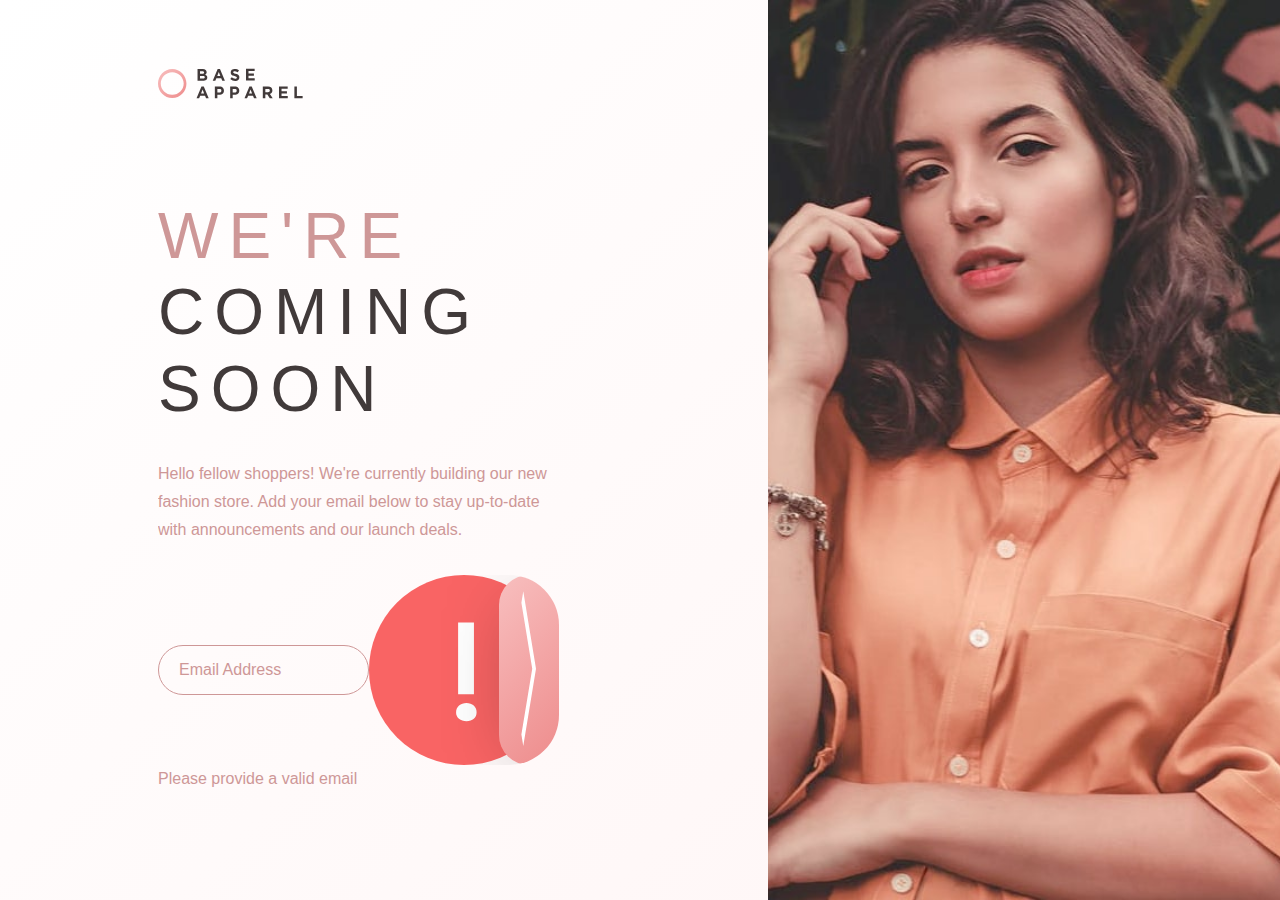
<file: base-apparel-coming-soon-master/index.html>
<!DOCTYPE html>
<html lang="en">
<head>
  <meta charset="UTF-8">
  <meta name="viewport" content="width=device-width, initial-scale=1.0"> <!-- displays site properly based on user's device -->

  <link rel="icon" type="image/png" sizes="32x32" href="./images/favicon-32x32.png">
  
  <link rel="preconnect" href="https://fonts.googleapis.com">
  <link rel="preconnect" href="https://fonts.gstatic.com" crossorigin>
  <link href="https://fonts.googleapis.com/css2?family=Josefin+Sans:wght@300;400;600&display=swap" rel="stylesheet"><link rel="stylesheet" href="styles.css">
  <title>Frontend Mentor | Base Apparel coming soon page</title>

  <!-- Feel free to remove these styles or customise in your own stylesheet 👍 -->
  <style>
    .attribution { font-size: 11px; text-align: center; }
    .attribution a { color: hsl(228, 45%, 44%); }
  </style>
</head>
<body>

  <main>
    <div class="logo-div">
      <img id='logo' src="./images/logo.svg" alt="logo">
    </div>
    
    
    <picture id="cover-img">
      <source 
        media="(max-width: 750px)"
        srcset="images/hero-mobile.jpg">
      <source 
        media="(min-width: 750px)"
        srcset="images/hero-desktop.jpg">
      <img 
        src="images/hero-desktop.jpg" 
        alt="Image">
    </picture>

    <div id="content"> 
        <div id='header'>
          <h2>We're</h2>
          <h2> coming soon</h2>
        </div>
        <p>
          Hello fellow shoppers! We're currently building our new fashion store.
          Add your email below to stay up-to-date with announcements and our launch deals.
        </p>
        <div>
          <form >
            <input type="email" placeholder="Email Address" id="email">
            </input>
            <img src="./images/icon-error.svg" alt="" id="error-icon">
            <button type="button" onclick="handleSubmit()"><img src="./images/icon-arrow.svg" alt=""></button>
        </form>
        <p id="error">Please provide a valid email</p>
        </div>
    </div>
  </main>
  
  <!-- <footer>
    <p class="attribution">
      Challenge by <a href="https://www.frontendmentor.io?ref=challenge" target="_blank">Frontend Mentor</a>. 
      Coded by <a href="#">Jordan Owens</a>.
    </p>
  </footer> -->
</body><script src="./scripts.js"></script>
</html>
</file>
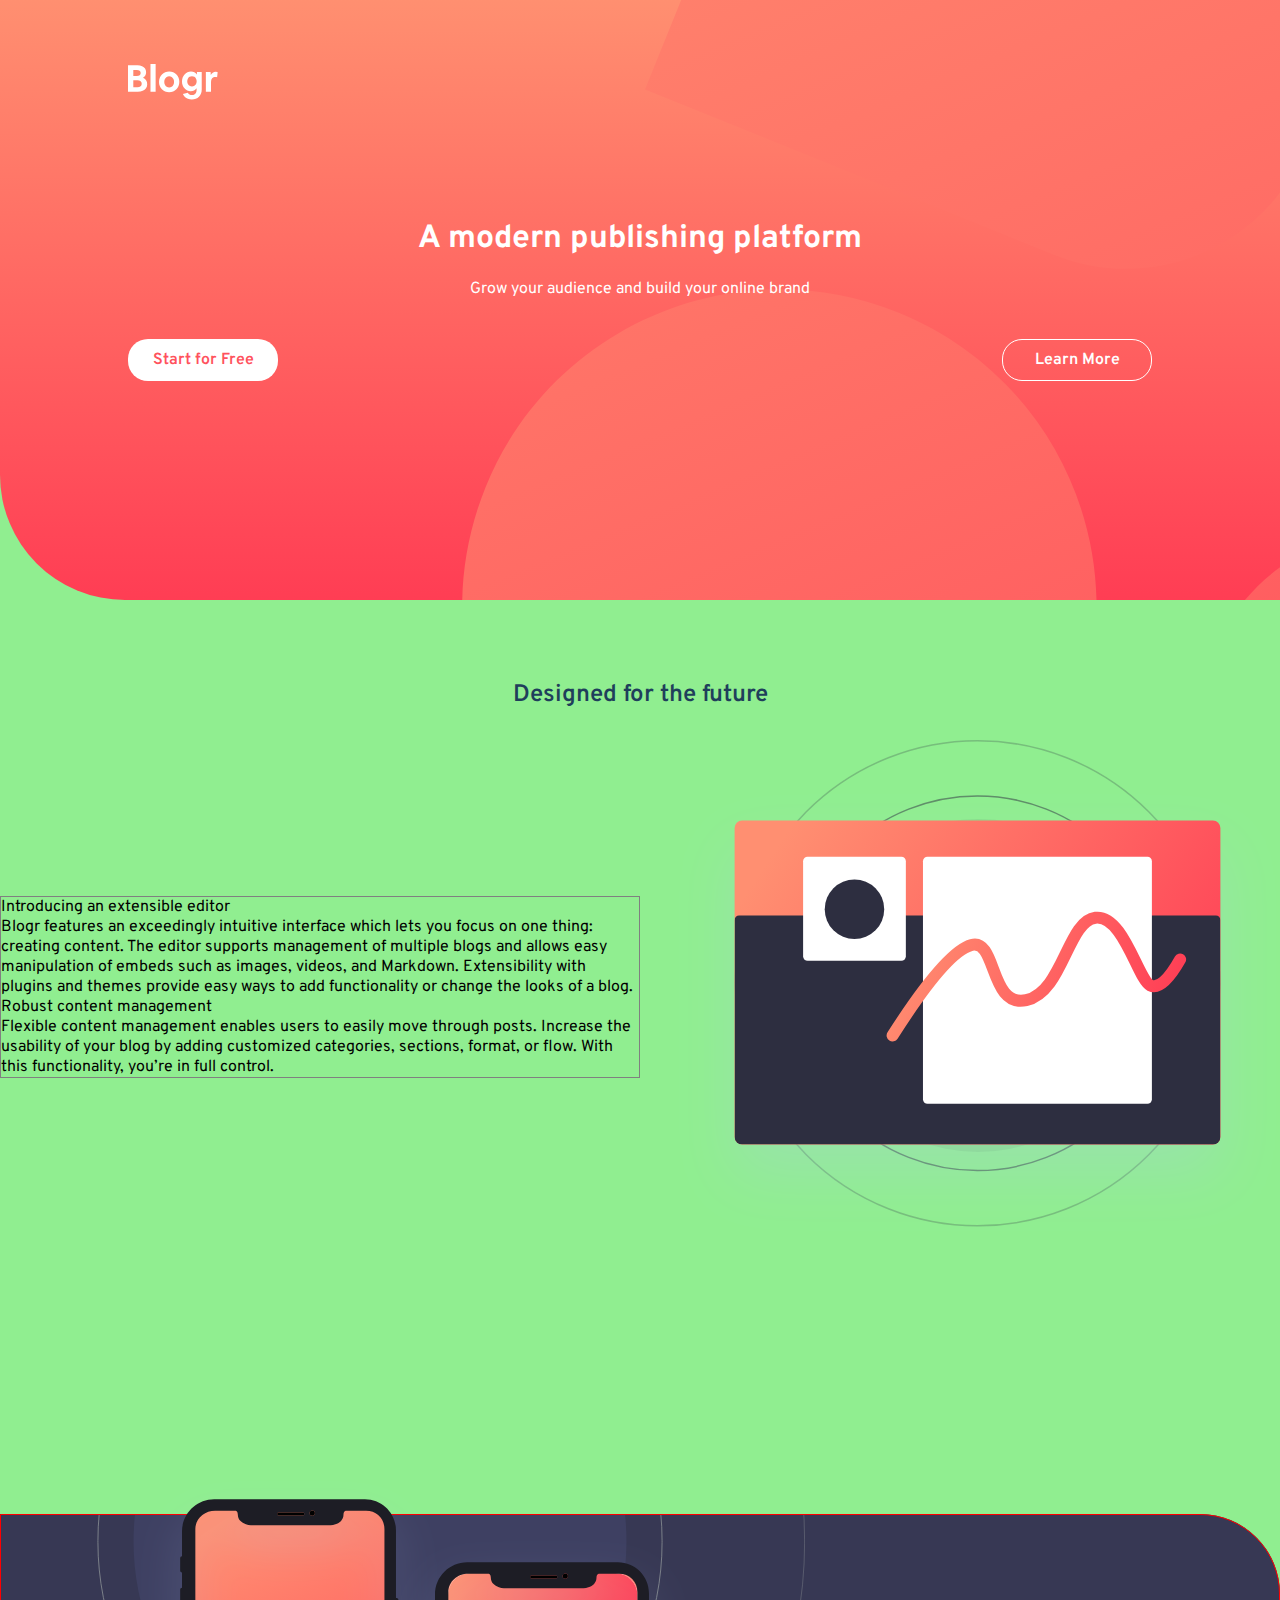
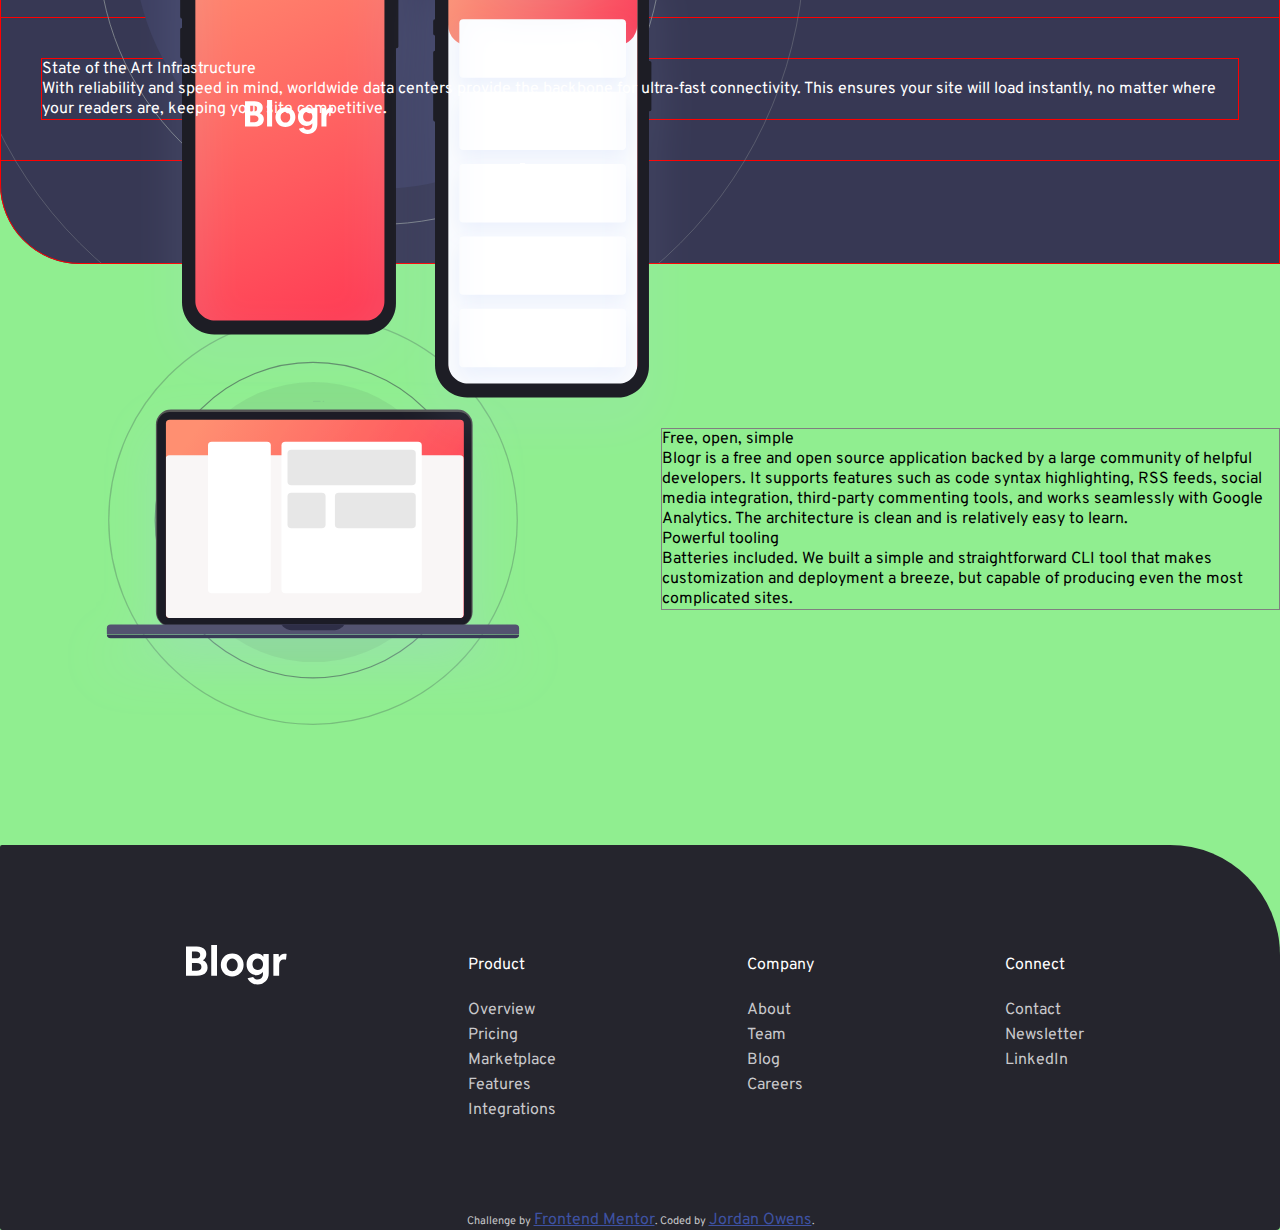
<file: blogr-landing-page-main/index.html>
<!DOCTYPE html>
<html lang="en">
<head>
  <meta charset="UTF-8">
  <meta name="viewport" content="width=device-width, initial-scale=1.0"> <!-- displays site properly based on user's device -->

  <link rel="icon" type="image/png" sizes="32x32" href="./images/favicon-32x32.png">
  
  <title>Frontend Mentor | [Blogr]</title>
  <link rel="preconnect" href="https://fonts.googleapis.com">
  <link rel="preconnect" href="https://fonts.gstatic.com" crossorigin>
  <link href="https://fonts.googleapis.com/css2?family=Overpass:wght@300;600&family=Ubuntu:wght@400;500;700&display=swap" rel="stylesheet">
  <link rel="stylesheet" href="styles.css">
  <!-- Feel free to remove these styles or customise in your own stylesheet 👍 -->
  <style>
    .attribution { font-size: 11px; text-align: center; align-self: center; position: absolute; bottom: 0;}
    .attribution a { color: hsl(228, 45%, 44%); }
  </style>
</head>
<body>
  <main>
    <div id="dropdown">
      <ul id="Product">
        <dl data-expanded=`false`>Product<img src="images/icon-arrow-dark.svg" alt="Arrow for section dropdown"></dl>
        <div class="list">
          <li>Overview</li>
          <li>Pricing</li>
          <li>Marketplace</li>
          <li>Features</li>
          <li>Integrations</li>
        </div>
      </ul>

      <ul id="Company">
        <dl>Company<img src="images/icon-arrow-dark.svg" alt="Arrow for section dropdown"></dl>
        <div class="list">
          <li>About</li>
          <li>Team</li>
          <li>Blog</li>
          <li>Careers</li>
        </div>
      </ul>

      <ul id="Connect">
        <dl>Connect<img src="images/icon-arrow-dark.svg" alt="Arrow for section dropdown"></dl>
        <div class="list">
          <li>Contact</li>
          <li>Newsletter</li>
          <li>LinkedIn</li>
        </div>
      </ul>
      <div class="authenticate">
        <button class="login">Login</button>
        <button class="sign-up">Sign Up</button>
      </div>
    </div>
    <div id="hero">  
      <img id="background" src="images/bg-pattern-intro-mobile.svg" alt="">
      <div class="hero-content"><nav>
        <img  id='logo' src="images/logo.svg" alt="Company logo">
        <img id='hamburger' src="images/icon-hamburger.svg" alt="Dropdown" onclick="openHamburger()">  
        <img id='cancel' src="images/icon-close.svg" alt="Dropdown" onclick="closeHamburger()">  
      </nav>
        <h1>A modern publishing platform</h1>
        <p>Grow your audience and build your online brand</p>
        <div id="CTA">
          <button id="Start">Start for Free</button>
          <button id="Learn">Learn More</button>
        </div>
      </div>
    </div>
    
    <p class="heading">Designed for the future</p>
    <div class="section first-section">
      <img src="images/illustration-editor-mobile.svg" alt="Illustration Editor Mobile display">
      <div class="container">
        <div class="details">
          <p class="details-heading">Introducing an extensible editor</p>
          <p>
            Blogr features an exceedingly intuitive interface which lets you focus on one thing: creating content.
            The editor supports management of multiple blogs and allows easy manipulation of embeds such as images,
            videos, and Markdown. Extensibility with plugins and themes provide easy ways to add functionality or
            change the looks of a blog.
          </p>
        </div>
        <div class="details">
          <p class="details-heading">Robust content management</p>
          Flexible content management enables users to easily move through posts. Increase the usability of your blog
          by adding customized categories, sections, format, or flow. With this functionality, you’re in full control.
        </div>
      </div>
      
    </div>
    
    <div class="section dark">
      <img id='illustration-phones' src="images/illustration-phones.svg" alt="Illustration Editor Mobile display">  
      <div id="image-display">
        <img  id="circles-pattern" src="images/bg-pattern-circles.svg" alt="">
      </div>        

        <div class='container'>
          <div class="details">
            <p class="details-heading">State of the Art Infrastructure</p>
            <p>
              With reliability and speed in mind, worldwide data centers provide the backbone for ultra-fast connectivity.
              This ensures your site will load instantly, no matter where your readers are, keeping your site competitive.
            </p>
          </div>
        </div>
    </div>

    <div class="section">
      <img src="images/illustration-laptop-mobile.svg" alt="Illustration Editor Mobile display">
      <div class="container">
          <div class="details">
            <p class="details-heading">Free, open, simple</p>
            <p>
              Blogr is a free and open source application backed by a large community of helpful developers. It supports
              features such as code syntax highlighting, RSS feeds, social media integration, third-party commenting tools,
              and works seamlessly with Google Analytics. The architecture is clean and is relatively easy to learn.
            </p>
          </div>
          
          <div class="details">
            <p class="details-heading">Powerful tooling</p>
            <p>
              Batteries included. We built a simple and straightforward CLI tool that makes customization and deployment a breeze, but
              capable of producing even the most complicated sites.
            </p>
          </div>
      </div>
      
    </div>
      
      
    
  </main>
  <footer>
      <img src="images/logo.svg" alt="">
      <ul class="footer-section">
        <li class="footer-section-heading">Product</li>
        <li>Overview</li>
        <li>Pricing</li>
        <li>Marketplace</li>
        <li>Features</li>
        <li>Integrations</li>
      </ul>
      <ul class="footer-section">
          <li class="footer-section-heading">Company</li>
          <li>About</li>
          <li>Team</li>
          <li>Blog</li>
          <li>Careers</li>
      </ul>
      <ul class="footer-section">
        <li class="footer-section-heading">Connect</li>
        <li>Contact</li>
        <li>Newsletter</li>
        <li>LinkedIn</li>
      </ul>
      <div class="attribution">
        Challenge by <a href="https://www.frontendmentor.io?ref=challenge" target="_blank">Frontend Mentor</a>.
        Coded by <a href="#">Jordan Owens</a>.
      </div>
  </footer>
  <script src="main.js"></script>
</body>
</html>
</file>
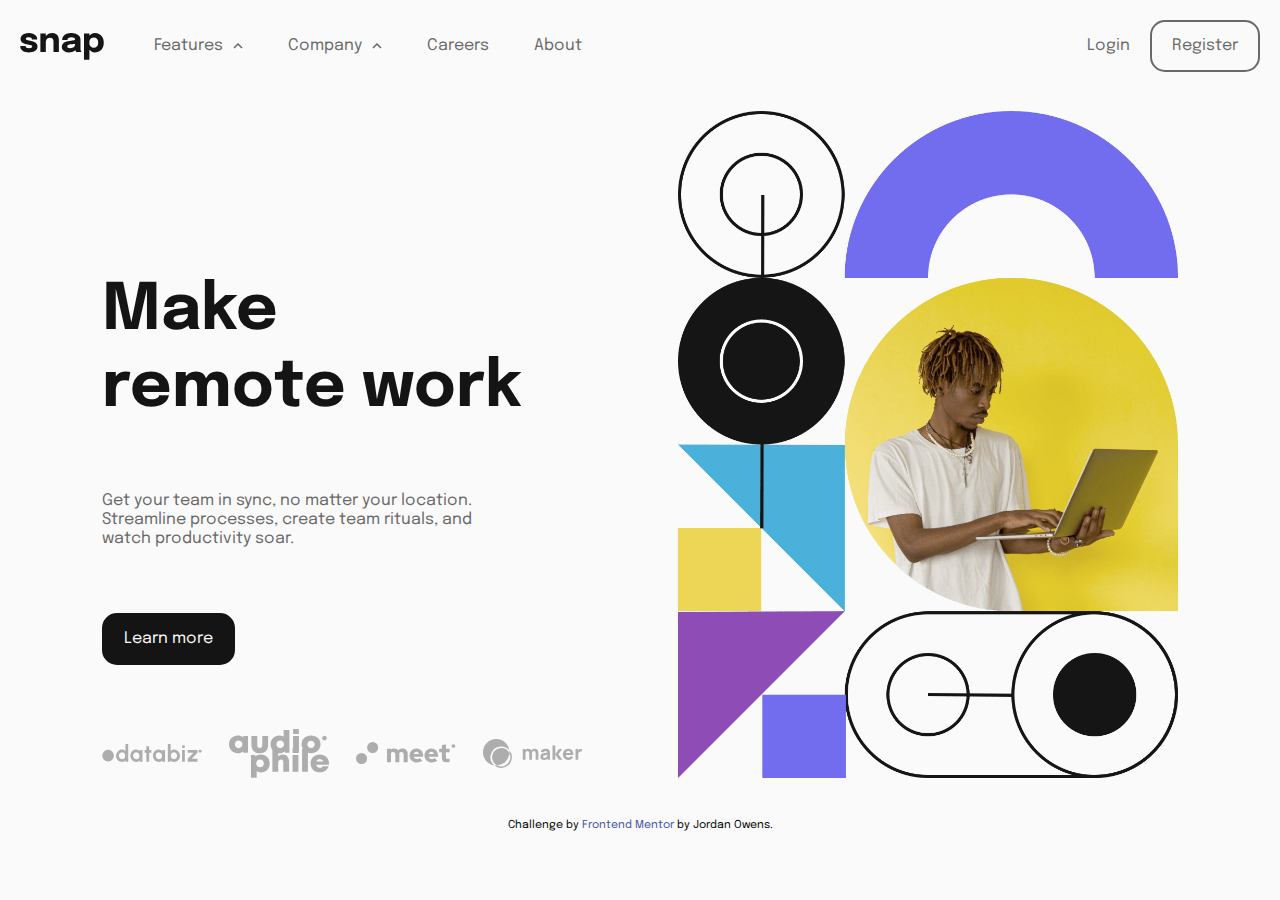
<file: intro-section-with-dropdown-navigation-main/index.html>
<!DOCTYPE html>
<html lang="en">
  <head>
    <meta charset="UTF-8" />
    <meta name="viewport" content="width=device-width, initial-scale=1.0" />
    <!-- displays site properly based on user's device -->

    <link
      rel="icon"
      type="image/png"
      sizes="32x32"
      href="./images/favicon-32x32.png"
    />
    <link rel="preconnect" href="https://fonts.googleapis.com" />
    <link rel="preconnect" href="https://fonts.gstatic.com" crossorigin />
    <link
      href="https://fonts.googleapis.com/css2?family=Epilogue:wght@500;700&display=swap"
      rel="stylesheet"
    />
    <title>Frontend Mentor | Intro section with dropdown navigation</title>

    <!-- Feel free to remove these styles or customise in your own stylesheet 👍 -->
    <style>
      .attribution {
        font-size: 11px;
        text-align: center;
      }
      .attribution a {
        color: hsl(228, 45%, 44%);
      }
    </style>
    <link rel="stylesheet" href="./style.css" />
  </head>
  <body>
    <header>
      <a href="/">
        <img src="./images/logo.svg" alt="" srcset="" />
      </a>
      <nav>
        <div class="desktop">
          <ul >
          <li onclick="handleNavExtension(this)">
            <a href="#">
              Features 
              <img src="./images/icon-arrow-up.svg" alt="">
            </a>
            <div class="dropdown closed">
              <ul class="icons-included">
                <li><a href="#" ><img src="./images/icon-todo.svg" alt="">Todo List</a></li>
                <li><a href="#"><img src="./images/icon-calendar.svg" alt="">Calendar</a></li>
                <li><a href="#"><img src="./images/icon-reminders.svg" alt="">Reminders</a></li>
                <li><a href="#"><img src="./images/icon-planning.svg" alt="">Planning</a></li>
              </ul>
            </div>
          </li>
          <li onclick="handleNavExtension(this)">
            <a href="#">
              Company
              <img src="./images/icon-arrow-up.svg" alt="">
            </a>
            <div class="dropdown closed">
              <ul>
                <li><a href="#">History</a></li>
                <li><a href="#">Our Team</a></li>
                <li><a href="#">Blog</a></li>
              </ul>
              
            </div>
          </li>
          <li><a href="#">Careers</a></li>
          <li><a href="#">About</a></li>
        </ul>
        </div>
        
        <img src="./images/icon-menu.svg" alt="" srcset="" class="mobile"/>  
       
        <div class="desktop"><button>Login</button> <button class="register-button">Register</button></div>
      </nav>
    </header>

    <div id="hero">
      <div class="info section">
        <h1>Make <br>remote work</h1>
        <p>
          Get your team in sync, no matter your location. Streamline processes,
          create team rituals, and watch productivity soar.
        </p>
        <button class="cta">Learn more</button>

        <div class="clients">
          <img src="./images/client-databiz.svg" alt="" srcset="" />

          <img src="./images/client-audiophile.svg" alt="" srcset="" />

          <img src="./images/client-meet.svg" alt="" srcset="" />

          <img src="./images/client-maker.svg" alt="" srcset="" />
        </div>
      </div>
      <div class="cover-img">
        <picture>
        <source
          media="(max-width: 819px)"
          srcset="images/image-hero-mobile.png"
        />
        <source
          media="(min-width: 819px)"
          srcset="images/image-hero-desktop.png"
        />
        <img src="images/hero-desktop.jpg" alt="Image" />
      </picture>
      </div>
      
    </div>

    <footer class="attribution">
      Challenge by
      <a href="https://www.frontendmentor.io?ref=challenge" target="_blank"
        >Frontend Mentor</a> by Jordan Owens</a>.
    </footer>
  </body>
  <script src="./scripts.js"></script>
</html>
</file>
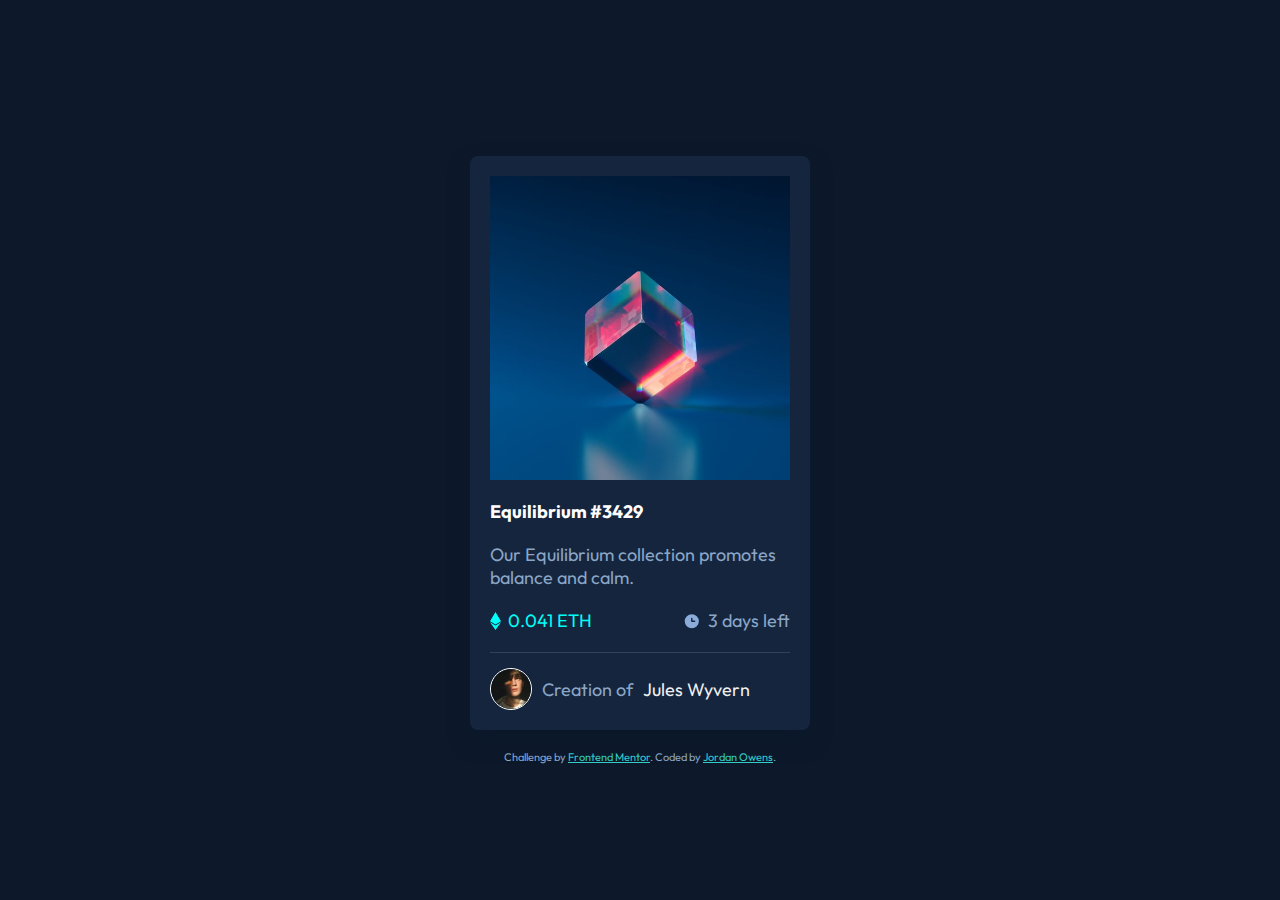
<file: nft-preview-card-component-main/index.html>
<!DOCTYPE html>
<html lang="en">
<head>
  <meta charset="UTF-8">
  <meta name="viewport" content="width=device-width, initial-scale=1.0"> <!-- displays site properly based on user's device -->

  <link rel="icon" type="image/png" sizes="32x32" href="./images/favicon-32x32.png">
  
  <title>Frontend Mentor | NFT preview card component</title>
  <link rel="preconnect" href="https://fonts.googleapis.com">
  <link rel="preconnect" href="https://fonts.gstatic.com" crossorigin>
  <link href="https://fonts.googleapis.com/css2?family=Outfit:wght@300;400;600&display=swap" rel="stylesheet">
  <!-- Feel free to remove these styles or customise in your own stylesheet 👍 -->
  <link rel="stylesheet" href="styles.css">
  <style>
    .attribution { font-size: 11px; text-align: center; }
    .attribution a { color: hsl(178, 60%, 50%); }
  </style>
</head>
<body>

  <main>
    <div id='nft'>
      <img src="images/image-equilibrium.jpg" alt="NFT-img">
      <div id="overlay">
        <img src="images/icon-view.svg" alt="Eye Icon">
      </div>
    </div>
    
    <h1>Equilibrium #3429</h1>
    <p>
      Our Equilibrium collection promotes balance and calm.
    </p>
    <div>
      <div id="info">
        <div id="value">
          <img src="images/icon-ethereum.svg" alt="icon-ethereum">
          <p>0.041 ETH</p>
        </div>
        <div id="time">
          <img src="images/icon-clock.svg" alt="icon-clock">
          <p>3 days left</p>
        </div>
      </div>
    </div>
    <div id="creator">
      <img  src="images/image-avatar.png" alt="Creator-img">
      <p>Creation of <p id="name">Jules Wyvern</p></p> 
    </div>
    
  </main>

  <div class="attribution">
    Challenge by <a href="https://www.frontendmentor.io?ref=challenge" target="_blank">Frontend Mentor</a>. 
    Coded by <a href="#">Jordan Owens</a>.
  </div>
</body>
</html>
</file>
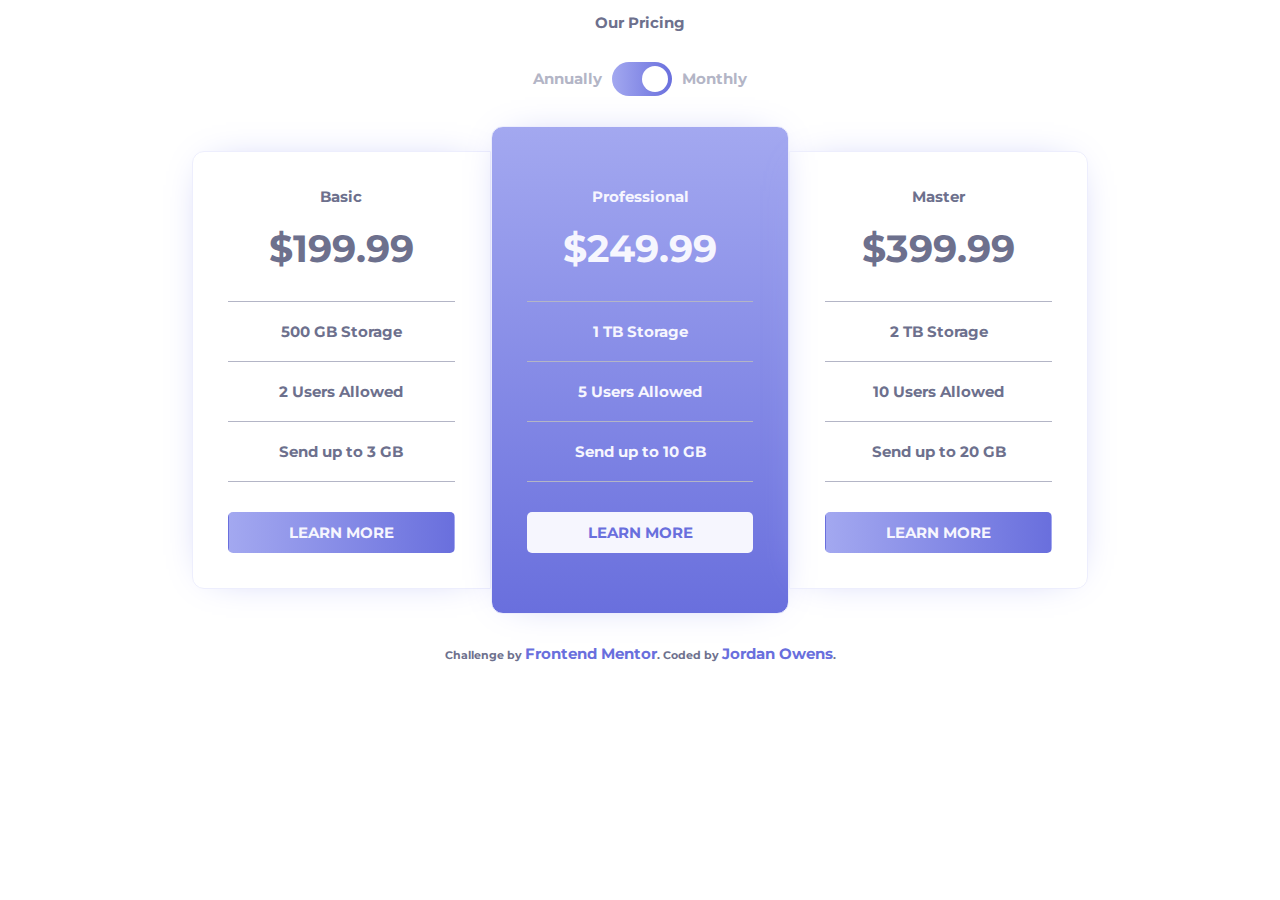
<file: pricing-component-with-toggle-master/index.html>
<!DOCTYPE html>
<html lang="en">
  <head>
    <meta charset="UTF-8" />
    <meta name="viewport" content="width=device-width, initial-scale=1.0" />
    <!-- displays site properly based on user's device -->

    <link
      rel="icon"
      type="image/png"
      sizes="32x32"
      href="./images/favicon-32x32.png"
    />
    <link rel="preconnect" href="https://fonts.googleapis.com" />
    <link rel="preconnect" href="https://fonts.gstatic.com" crossorigin />
    <link
      href="https://fonts.googleapis.com/css2?family=Montserrat:wght@700&display=swap"
      rel="stylesheet"
    />

    <link rel="stylesheet" href="style.css" />
    <title>Frontend Mentor | [Challenge Name Here]</title>

    <!-- Feel free to remove these styles or customise in your own stylesheet 👍 -->
    <style>
      .attribution {
        font-size: 11px;
        text-align: center;
      }
      .attribution a {
        color: hsl(237, 63%, 64%);
        text-decoration: none;
      }
    </style>
  </head>
  <body>
    <main>
      <h2>Our Pricing</h2>
      <div class="toggle-section">
        <p>Annually</p>
        <label class="switch">
          <input type="checkbox" checked onclick="handleToggle()"/>
          <span class="slider round"></span>
        </label>
        <p>Monthly</p>
      </div>
      <div class="cards">
        <div class="card">
          <span class="card-heading">
            <h2>Basic</h2>
            <p class="annually price">&dollar;199.99</p>
            <p class="monthly price hidden">&dollar;19.99</p>
          </span>
          <ul class="features">
            <li>500 GB Storage</li>
            <li>2 Users Allowed</li>
            <li>Send up to 3 GB</li>
          </ul>
          <button type="button">Learn More</button>
        </div>

        <div class="card preferred">
          <span class="card-heading">
            <h2>Professional</h2>
            <p class="annually price">&dollar;249.99</p>
            <p class="monthly price hidden">&dollar;24.99</p>
          </span>
          <ul class="features">
            <li>1 TB Storage</li>
            <li>5 Users Allowed</li>
            <li>Send up to 10 GB</li>
          </ul>
          <button type="button">Learn More</button>
        </div>

        <div class="card">
          <span class="card-heading">
            <h2>Master</h2>
            <p class="annually price">&dollar;399.99</p>
            <p class="monthly price hidden">&dollar;39.99</p>
          </span>
          <ul class="features">
            <li>2 TB Storage</li>
            <li>10 Users Allowed</li>
            <li>Send up to 20 GB</li>
          </ul>
          <button type="button">Learn More</button>
        </div>
      </div>

      <div class="attribution">
        Challenge by
        <a href="https://www.frontendmentor.io?ref=challenge" target="_blank"
          >Frontend Mentor</a
        >. Coded by <a href="#">Jordan Owens</a>.
      </div>
    </main>
  </body>
  <script src="./scripts.js"></script>
</html>
</file>
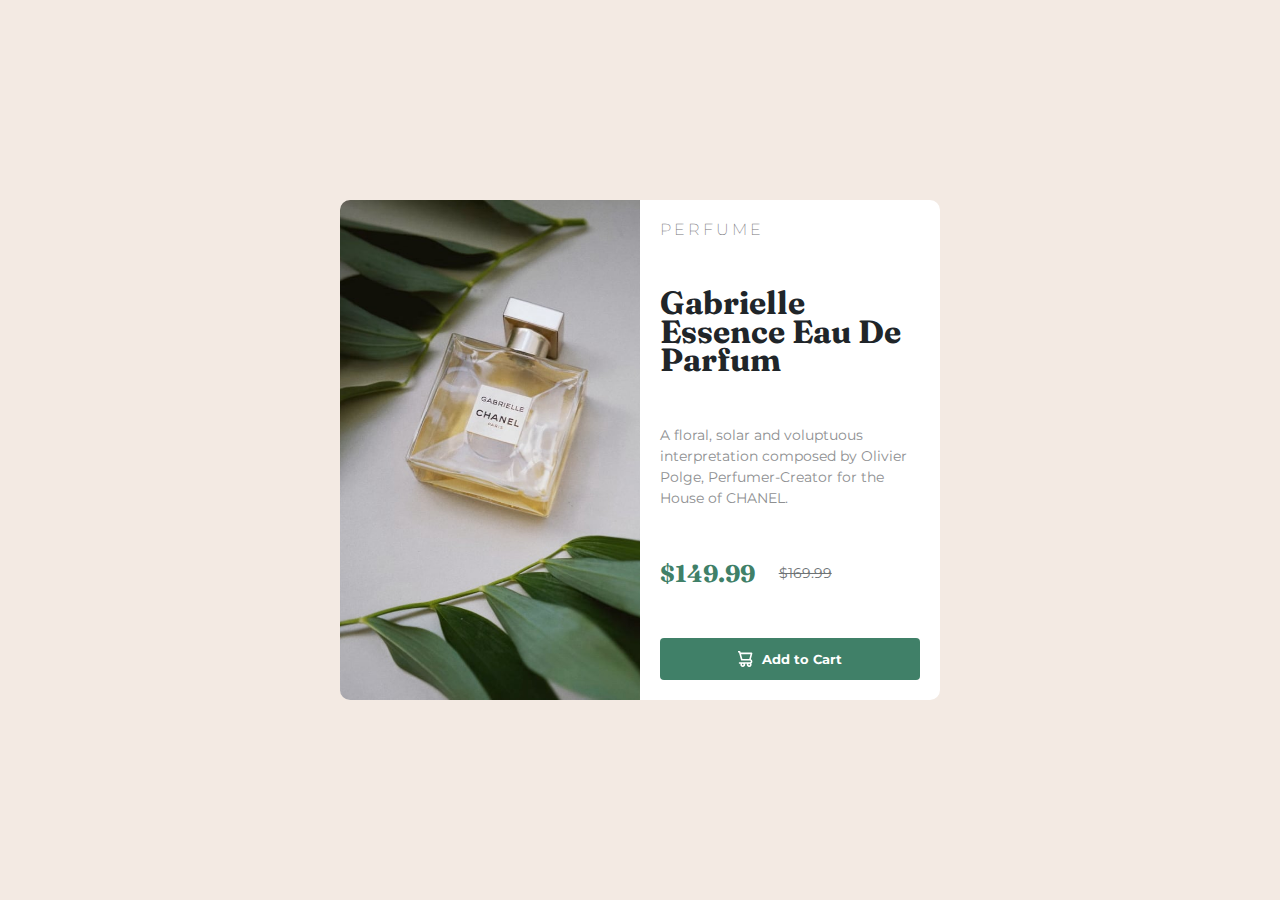
<file: product-preview-card-component-main/index.html>
<!DOCTYPE html>
<html lang="en">
<head>
  <meta charset="UTF-8">
  <meta name="viewport" content="width=device-width, initial-scale=1.0"> <!-- displays site properly based on user's device -->

  <link rel="icon" type="image/png" sizes="32x32" href="./images/favicon-32x32.png">
  
  <title>Frontend Mentor | Product preview card component</title>
  <link rel="preconnect" href="https://fonts.googleapis.com">
  <link rel="preconnect" href="https://fonts.gstatic.com" crossorigin>
  <link href="https://fonts.googleapis.com/css2?family=Fraunces:opsz,wght@9..144,700&family=Montserrat:wght@500;700&display=swap" rel="stylesheet">
  <!-- Feel free to remove these styles or customise in your own stylesheet 👍 -->
  <link rel="stylesheet" href="styles.css">
</head>
<body>
  <main>
    <div id="main">
      <div id="img-div">
        <!-- <img src="./images/image-product-desktop.jpg"> -->
      </div>
    
      <div id = 'label-container'>
        <div id="label">
          <h3>PERFUME</h3>
          <h1>
            Gabrielle Essence Eau De Parfum
          </h1>
          <p>
            A floral, solar and voluptuous interpretation composed by Olivier Polge,
            Perfumer-Creator for the House of CHANEL.
          </p>
          <div class="pricing">
            <h2>$149.99</h2>
            <p>$169.99</p>
          </div>
          <button>
            <img src="./images/icon-cart.svg" alt="Cart">
            <h4>Add to Cart</h4>
          </button>
        </div>
      </div>
    
    </div>
  </main>
  <!-- <div class="attribution">
    Challenge by <a href="https://www.frontendmentor.io?ref=challenge" target="_blank">Frontend Mentor</a>. 
    Coded by <a href="#">Jordan Owens</a>.
  </div> -->
</body>
</html>
</file>
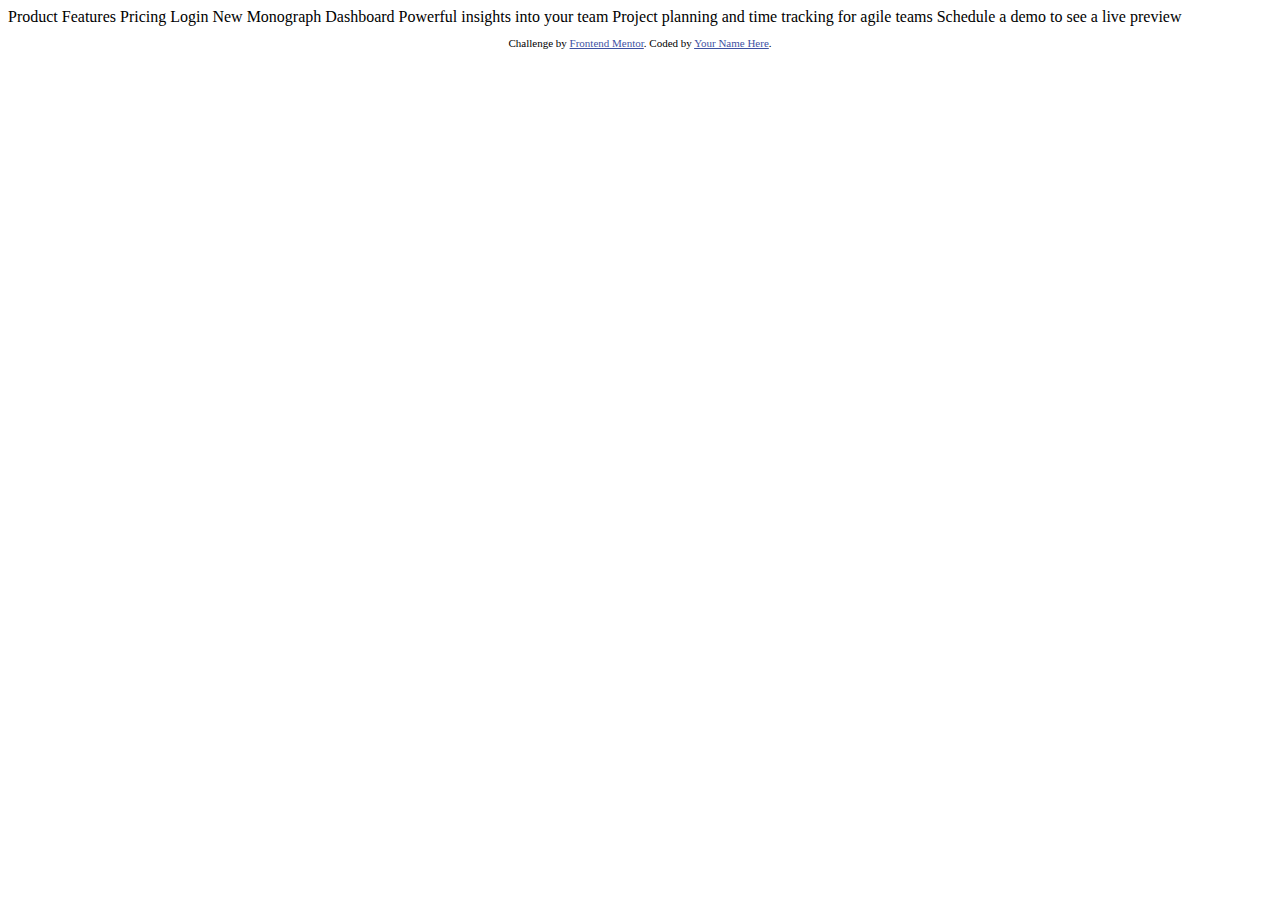
<file: project-tracking-intro-component-master/index.html>
<!DOCTYPE html>
<html lang="en">
<head>
  <meta charset="UTF-8">
  <meta name="viewport" content="width=device-width, initial-scale=1.0"> <!-- displays site properly based on user's device -->

  <link rel="icon" type="image/png" sizes="32x32" href="./images/favicon-32x32.png">
  
  <title>Frontend Mentor | Project tracking intro component</title>

  <!-- Feel free to remove these styles or customise in your own stylesheet 👍 -->
  <style>
    .attribution { font-size: 11px; text-align: center; }
    .attribution a { color: hsl(228, 45%, 44%); }
  </style>
</head>
<body>
  Product
  Features
  Pricing
  Login

  New
  Monograph Dashboard

  Powerful insights into your team
  Project planning and time tracking for agile teams

  Schedule a demo
  to see a live preview
  
  <footer>
    <p class="attribution">
      Challenge by <a href="https://www.frontendmentor.io?ref=challenge" target="_blank">Frontend Mentor</a>. 
      Coded by <a href="#">Your Name Here</a>.
    </p>
  </footer>
</body>
</html>
</file>
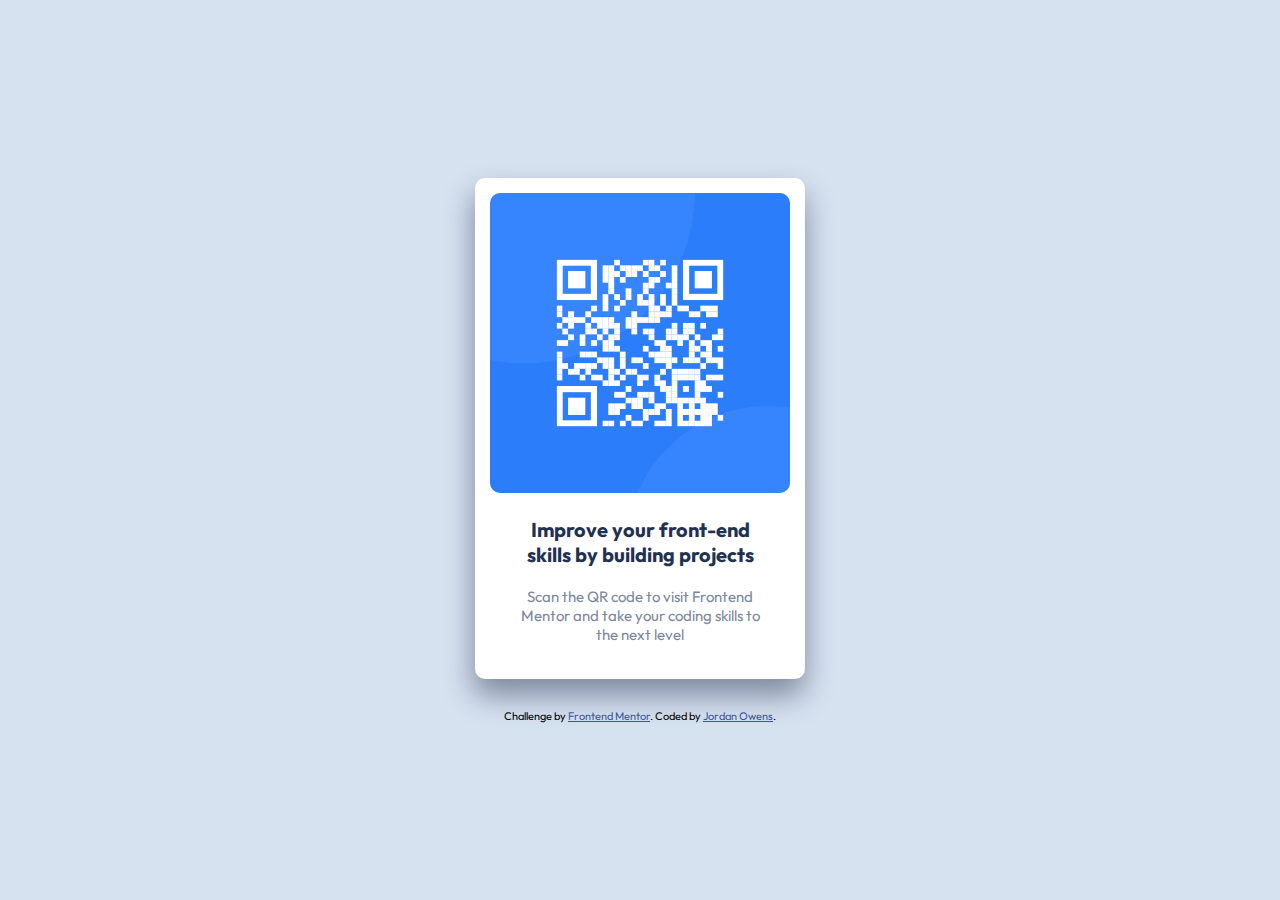
<file: qr-code-component-main/index.html>
<!DOCTYPE html>
<html lang="en">
<head>
  <meta charset="UTF-8">
  <meta name="viewport" content="width=device-width, initial-scale=1.0"> <!-- displays site properly based on user's device -->

  <link rel="icon" type="image/png" sizes="32x32" href="./images/favicon-32x32.png">
  
  <title>Frontend Mentor | QR code component</title>
  <link rel="preconnect" href="https://fonts.googleapis.com">
<link rel="preconnect" href="https://fonts.gstatic.com" crossorigin>
<link href="https://fonts.googleapis.com/css2?family=Outfit:wght@400;700&display=swap" rel="stylesheet">
  <link rel="stylesheet" href="styles.css">
  <!-- Feel free to remove these styles or customise in your own stylesheet 👍 -->
  <style>
    .attribution { font-size: 11px; text-align: center; }
    .attribution a { color: hsl(228, 45%, 44%); }
  </style>
</head>
<body>

  <main>
    <img src="images/image-qr-code.png" alt="">
    <div class="content">
      <h1>Improve your front-end skills by building projects</h1>
      <p>
        Scan the QR code to visit Frontend Mentor and take your coding skills to the next level
      </p>
    </div>
  </main>
  <div class="attribution">
    Challenge by <a href="https://www.frontendmentor.io?ref=challenge" target="_blank">Frontend Mentor</a>. 
    Coded by <a href="#">Jordan Owens</a>.
  </div>
</body>
</html>
</file>
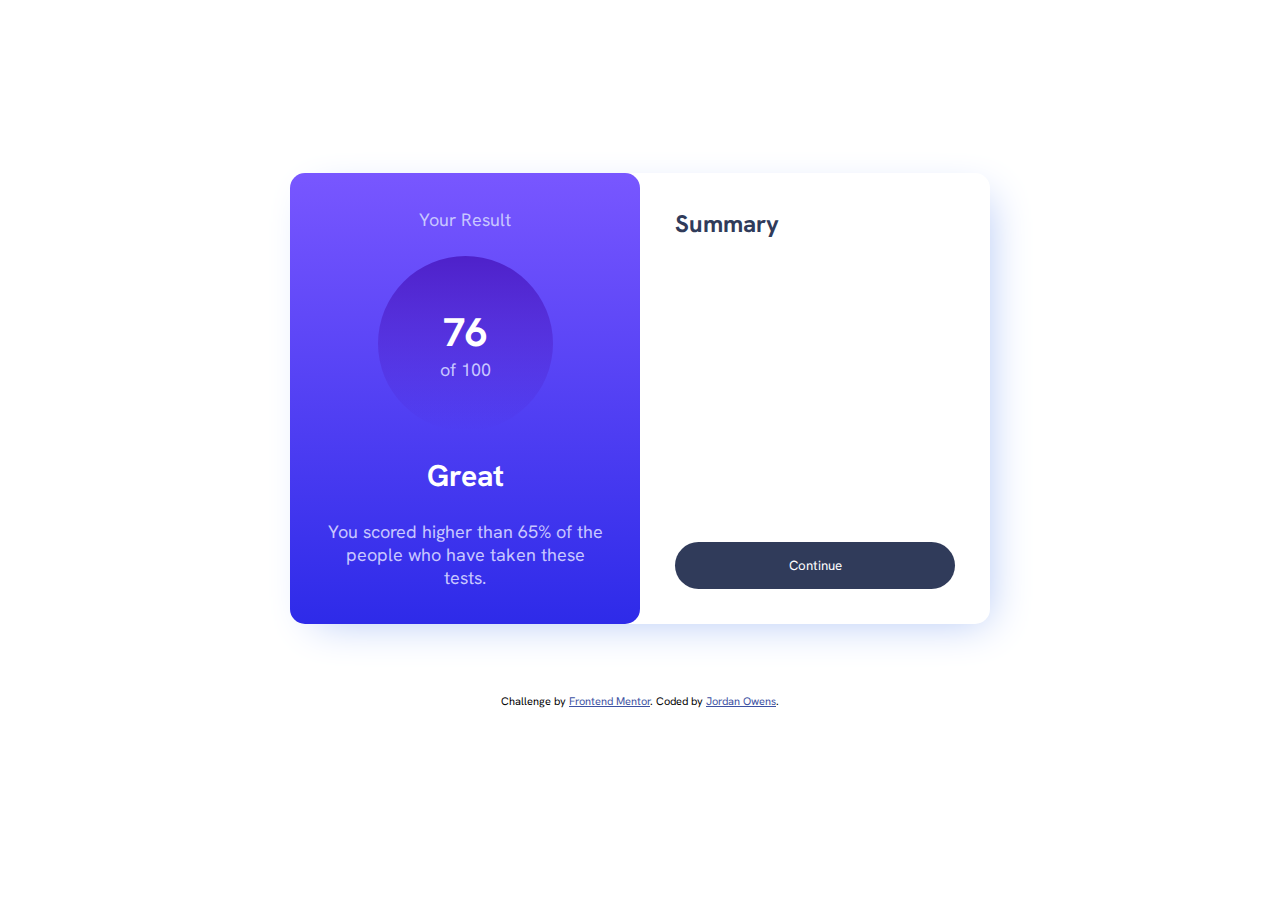
<file: results-summary-component-main/index.html>
<!DOCTYPE html>
<html lang="en">
<head>
  <meta charset="UTF-8">
  <meta name="viewport" content="width=device-width, initial-scale=1.0"> <!-- displays site properly based on user's device -->

  <link rel="icon" type="image/png" sizes="32x32" href="./assets/images/favicon-32x32.png">
  
  <title>Frontend Mentor | Results summary component</title>
  <link rel="stylesheet" href="styles.css">
  <link rel="preconnect" href="https://fonts.googleapis.com">
<link rel="preconnect" href="https://fonts.gstatic.com" crossorigin>
<link href="https://fonts.googleapis.com/css2?family=Hanken+Grotesk:wght@500;700;800&display=swap" rel="stylesheet">
  <style>
    .attribution { font-size: 11px; text-align: center; }
    .attribution a { color: hsl(228, 45%, 44%); }
  </style>
</head>
<body>
  <main>
      <div id="result">
        <p>Your Result</p>
        <div>
          <h2>76</h2>
          <p>of 100</p>
        </div>
        <h3>Great</h3>
        <p>You scored higher than 65% of the people who have taken these tests.</p>
      </div>
      
      <div id="summary">
        <h2>Summary</h2>
        <div id="data">

        </div>
        <button>Continue</button>
      </div>
      
  </main>
  <div class="attribution">
      Challenge by <a href="https://www.frontendmentor.io?ref=challenge" target="_blank">Frontend Mentor</a>.
      Coded by <a href="#">Jordan Owens</a>.
    </div>
  
    <script  src="scripts.js" type="module"></script>
</body>
</html>
</file>
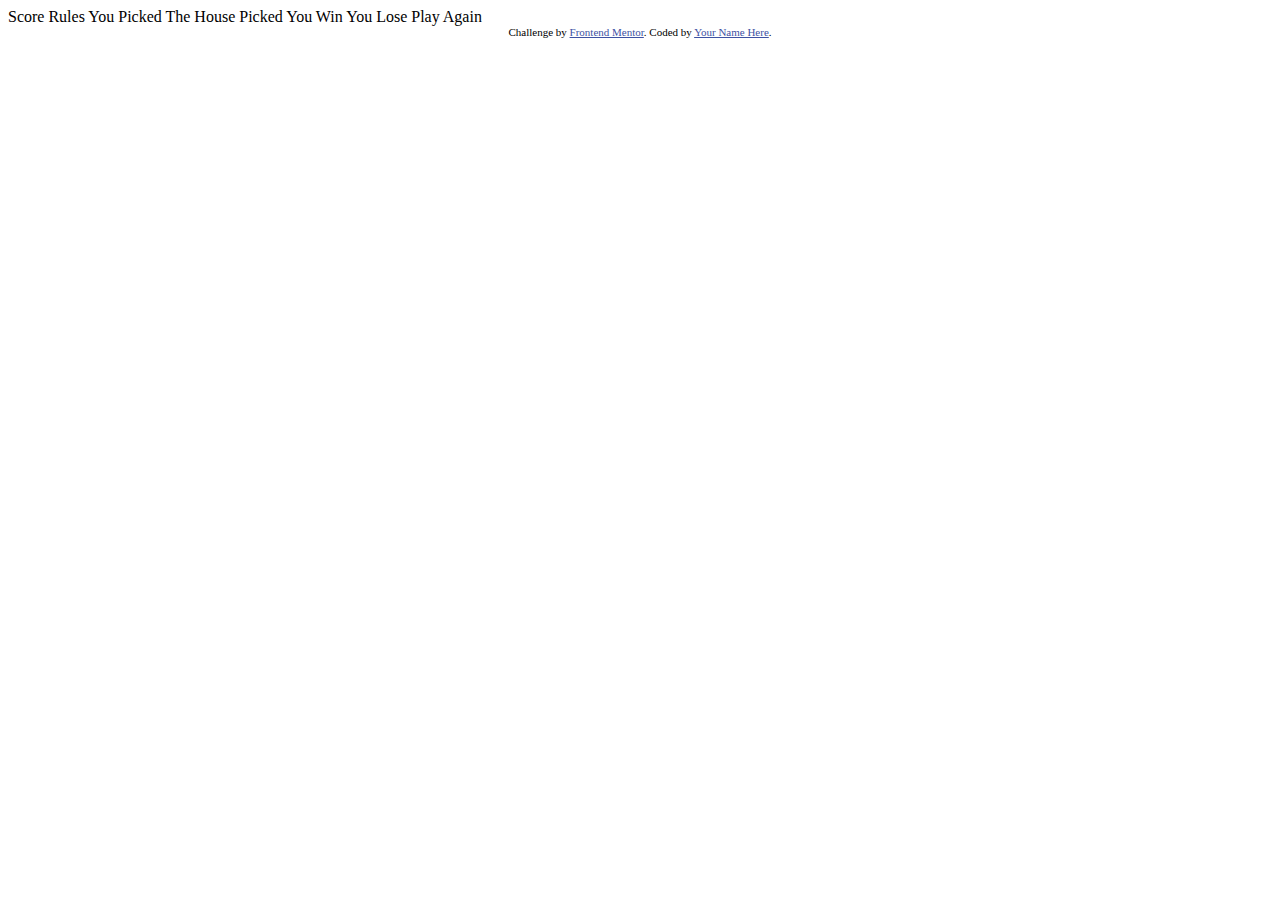
<file: rock-paper-scissors-master/index.html>
<!DOCTYPE html>
<html lang="en">
<head>
  <meta charset="UTF-8">
  <meta name="viewport" content="width=device-width, initial-scale=1.0"> <!-- displays site properly based on user's device -->

  <link rel="icon" type="image/png" sizes="32x32" href="./images/favicon-32x32.png">
  
  <title>Frontend Mentor | Rock, Paper, Scissors</title>

  Score
  Rules

  You Picked
  The House Picked

  You Win
  You Lose

  Play Again

  <!-- Feel free to remove these styles or customise in your own stylesheet 👍 -->
  <style>
    .attribution { font-size: 11px; text-align: center; }
    .attribution a { color: hsl(228, 45%, 44%); }
  </style>
</head>
<body>


  
  <div class="attribution">
    Challenge by <a href="https://www.frontendmentor.io?ref=challenge" target="_blank">Frontend Mentor</a>. 
    Coded by <a href="#">Your Name Here</a>.
  </div>
</body>
</html>
</file>
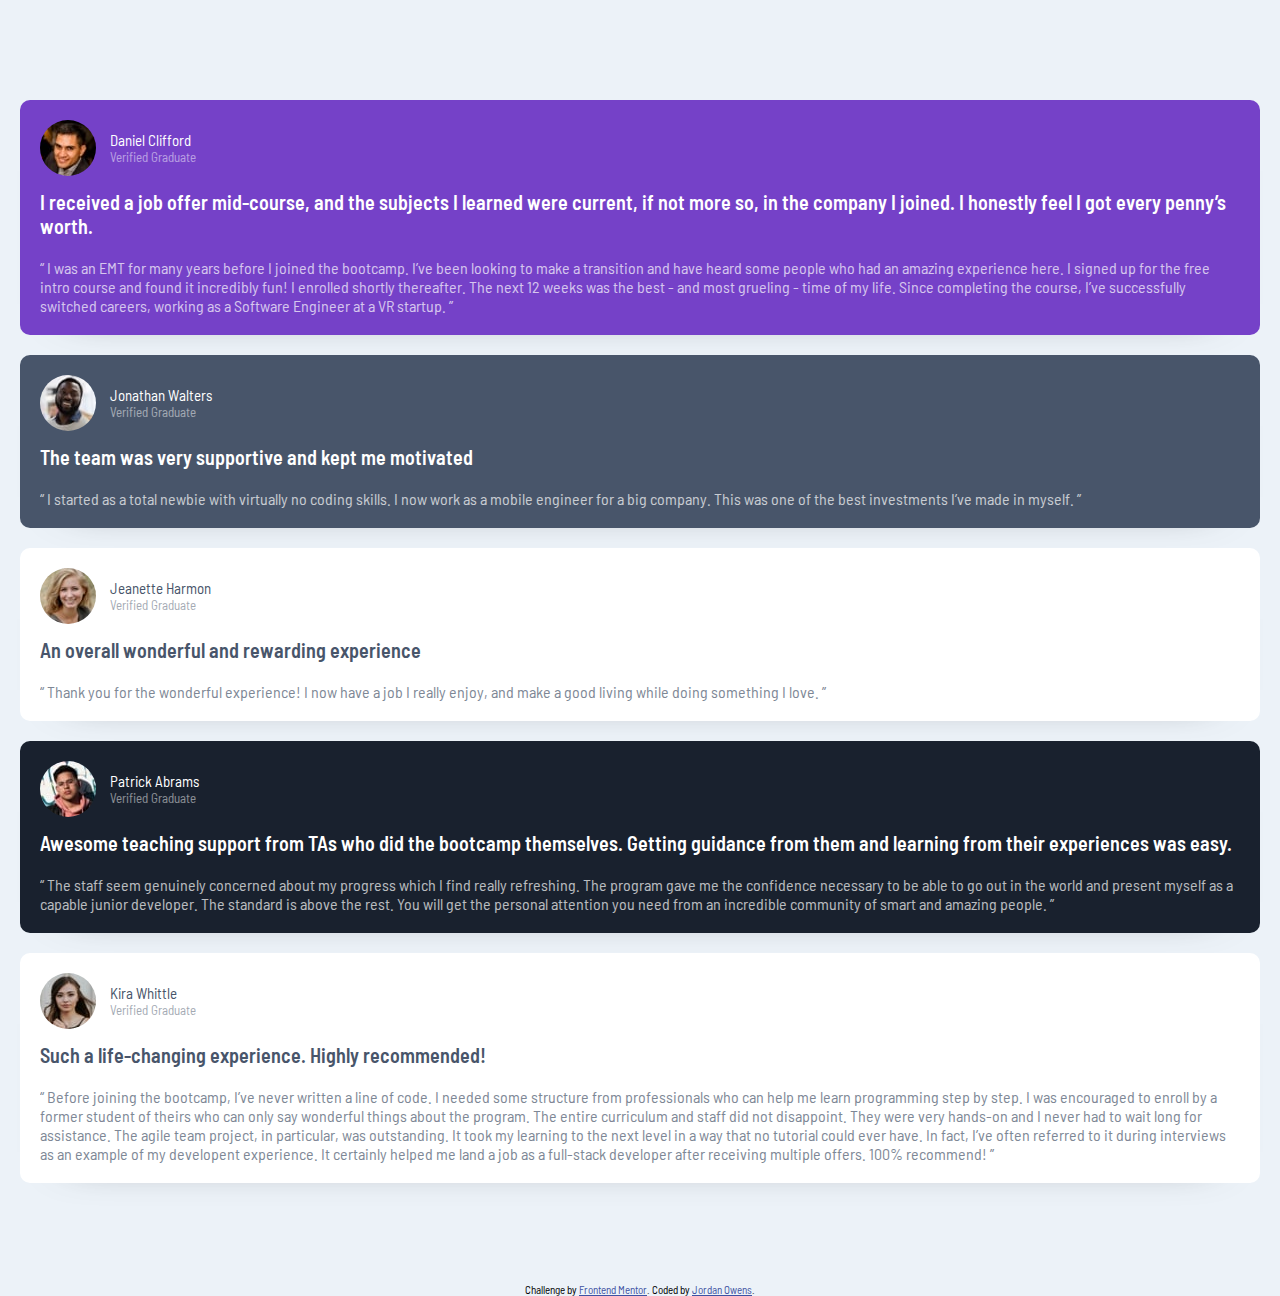
<file: testimonials-grid-section-main/index.html>
<!DOCTYPE html>
<html lang="en">
<head>
  <meta charset="UTF-8">
  <meta name="viewport" content="width=device-width, initial-scale=1.0"> <!-- displays site properly based on user's device -->

  <link rel="icon" type="image/png" sizes="32x32" href="./images/favicon-32x32.png">
  
  <title>Frontend Mentor | [Challenge Name Here]</title>
  <link rel="preconnect" href="https://fonts.googleapis.com">
  <link rel="preconnect" href="https://fonts.gstatic.com" crossorigin>
  <link href="https://fonts.googleapis.com/css2?family=Barlow+Semi+Condensed:wght@500;600&display=swap" rel="stylesheet">
  <!-- Feel free to remove these styles or customise in your own stylesheet 👍 -->
  <link rel="stylesheet" href="styles.css">
  <style>
    .attribution { font-size: 11px; text-align: center; }
    .attribution a { color: hsl(228, 45%, 44%); }
  </style>
</head>
<body>
  <main>
    <div class="testimonial">
      <div class="attestant">
        <img class="headshot" src="images/image-daniel.jpg" alt="Daniel">
        <div class="attestant-info">
          <p class="name">Daniel Clifford</p>
          <p class="verified">Verified Graduate</p>
        </div>
      </div>
      <blockquote class="quote-heading">
        I received a job offer mid-course, and the subjects I learned were current, if not more so,
        in the company I joined. I honestly feel I got every penny’s worth.
      </blockquote>

      <blockqoute class="quote">
        “ I was an EMT for many years before I joined the bootcamp. I’ve been looking to make a
        transition and have heard some people who had an amazing experience here. I signed up
        for the free intro course and found it incredibly fun! I enrolled shortly thereafter.
        The next 12 weeks was the best - and most grueling - time of my life. Since completing
        the course, I’ve successfully switched careers, working as a Software Engineer at a VR startup. ”
      </blockqoute>
    </div>

    <div class="testimonial">
      <div class="attestant">
        <img class="headshot" src="images/image-jonathan.jpg" alt="Image of Jonathan">
        <div class="attestant-info">
          <p class="name">Jonathan Walters</p>
          <p class="verified">Verified Graduate</p>
        </div>
      </div>
      <blockquote class="quote-heading">The team was very supportive and kept me motivated</blockquote>
      <blockqoute class="quote">
        “ I started as a total newbie with virtually no coding skills. I now work as a mobile engineer
        for a big company. This was one of the best investments I’ve made in myself. ”
      </blockqoute>
    </div>

    <div class="testimonial">
      <div class="attestant">
        <img class="headshot" src="images/image-jeanette.jpg" alt="Image of Jeanette">
        <div class="attestant-info">
          <p class="name">Jeanette Harmon</p>
          <p class="verified">Verified Graduate</p>
        </div>
      </div>
      <blockquote class="quote-heading">An overall wonderful and rewarding experience</blockquote>
      <blockqoute class="quote">
        “ Thank you for the wonderful experience! I now have a job I really enjoy, and make a good living
        while doing something I love. ”
      </blockqoute>
    </div>

    <div class="testimonial">
      <div class="attestant">
        <img class="headshot" src="images/image-patrick.jpg" alt="Image of Patrick">
        <div class="attestant-info">
          <p class="name">Patrick Abrams</p>
          <p class="verified">Verified Graduate</p>
        </div>
      </div>
      <blockquote class="quote-heading">
        Awesome teaching support from TAs who did the bootcamp themselves. Getting guidance from them and
        learning from their experiences was easy.
      </blockquote>
      <blockqoute class="quote">
        “ The staff seem genuinely concerned about my progress which I find really refreshing. The program
        gave me the confidence necessary to be able to go out in the world and present myself as a capable
        junior developer. The standard is above the rest. You will get the personal attention you need from
        an incredible community of smart and amazing people. ”
      </blockqoute>
    </div>

    <div class="testimonial">
      <div class="attestant">
        <img class="headshot" src="images/image-kira.jpg" alt="Image of Kira">
        <div class="attestant-info">
          <p class="name">Kira Whittle</p>
          <p class="verified">Verified Graduate</p>
        </div>
      </div>
      
      <blockquote class="quote-heading">Such a life-changing experience. Highly recommended!</blockquote>

      <blockqoute class="quote">
        “ Before joining the bootcamp, I’ve never written a line of code. I needed some structure from
        professionals who can help me learn programming step by step. I was encouraged to enroll by a former
        student of theirs who can only say wonderful things about the program. The entire curriculum and staff
        did not disappoint. They were very hands-on and I never had to wait long for assistance. The agile team
        project, in particular, was outstanding. It took my learning to the next level in a way that no tutorial
        could ever have. In fact, I’ve often referred to it during interviews as an example of my developent
        experience. It certainly helped me land a job as a full-stack developer after receiving multiple offers.
        100% recommend! ”
      </blockqoute>
    </div>

  </main>
  <div class="attribution">
      Challenge by <a href="https://www.frontendmentor.io?ref=challenge" target="_blank">Frontend Mentor</a>.
      Coded by <a href="#">Jordan Owens</a>.
    </div>
</body>
</html>
</file>
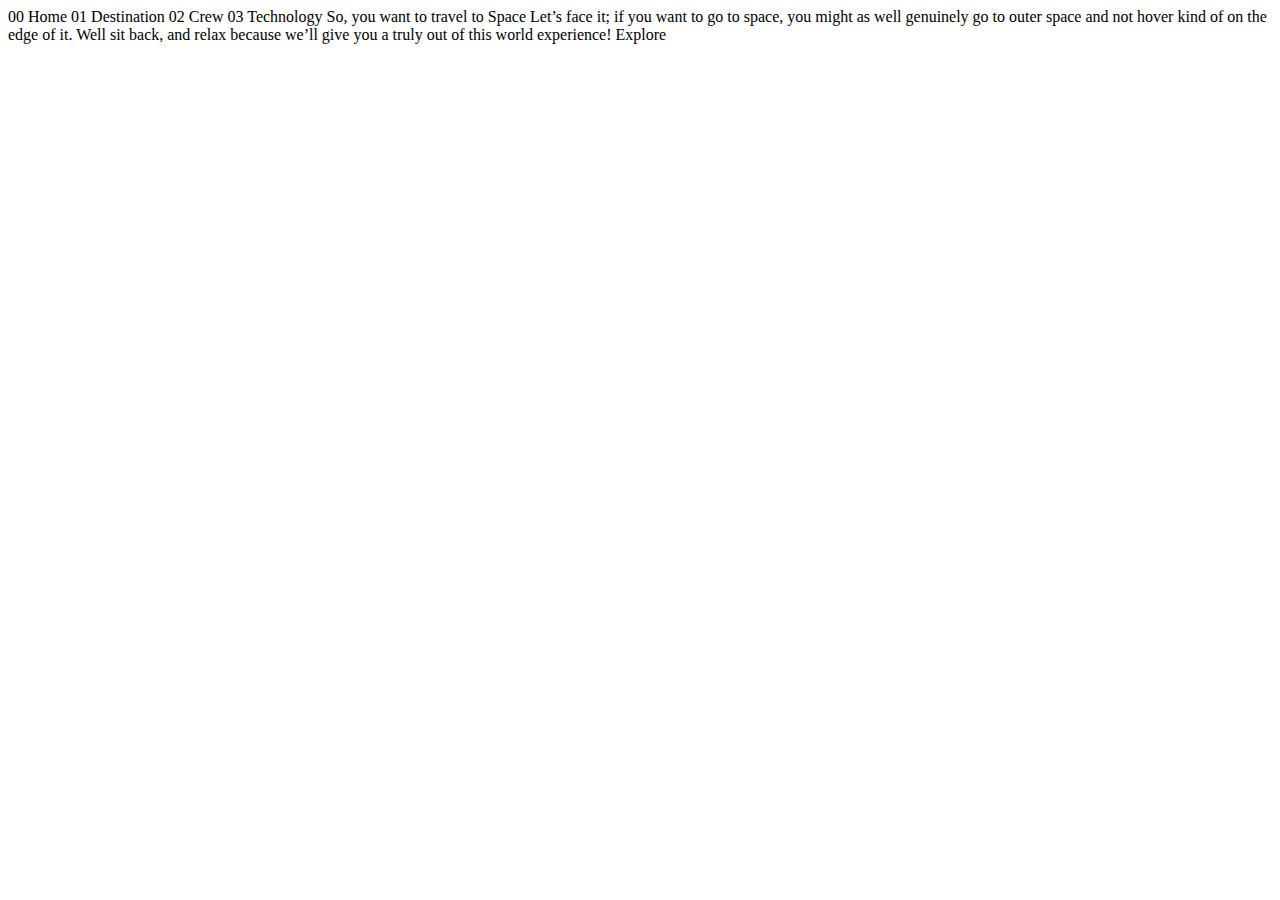
<file: space-tourism-website-main/starter-code/index.html>
<!DOCTYPE html>
<html lang="en">
<head>
  <meta charset="UTF-8">
  <meta name="viewport" content="width=device-width, initial-scale=1.0">

  <link rel="icon" type="image/png" sizes="32x32" href="./assets/favicon-32x32.png">
  
  <title>Frontend Mentor | Space tourism website</title>
</head>
<body>

  00 Home
  01 Destination
  02 Crew
  03 Technology

  So, you want to travel to
  Space
  Let’s face it; if you want to go to space, you might as well genuinely go to 
  outer space and not hover kind of on the edge of it. Well sit back, and relax 
  because we’ll give you a truly out of this world experience!

  Explore

</body>
</html>
</file>
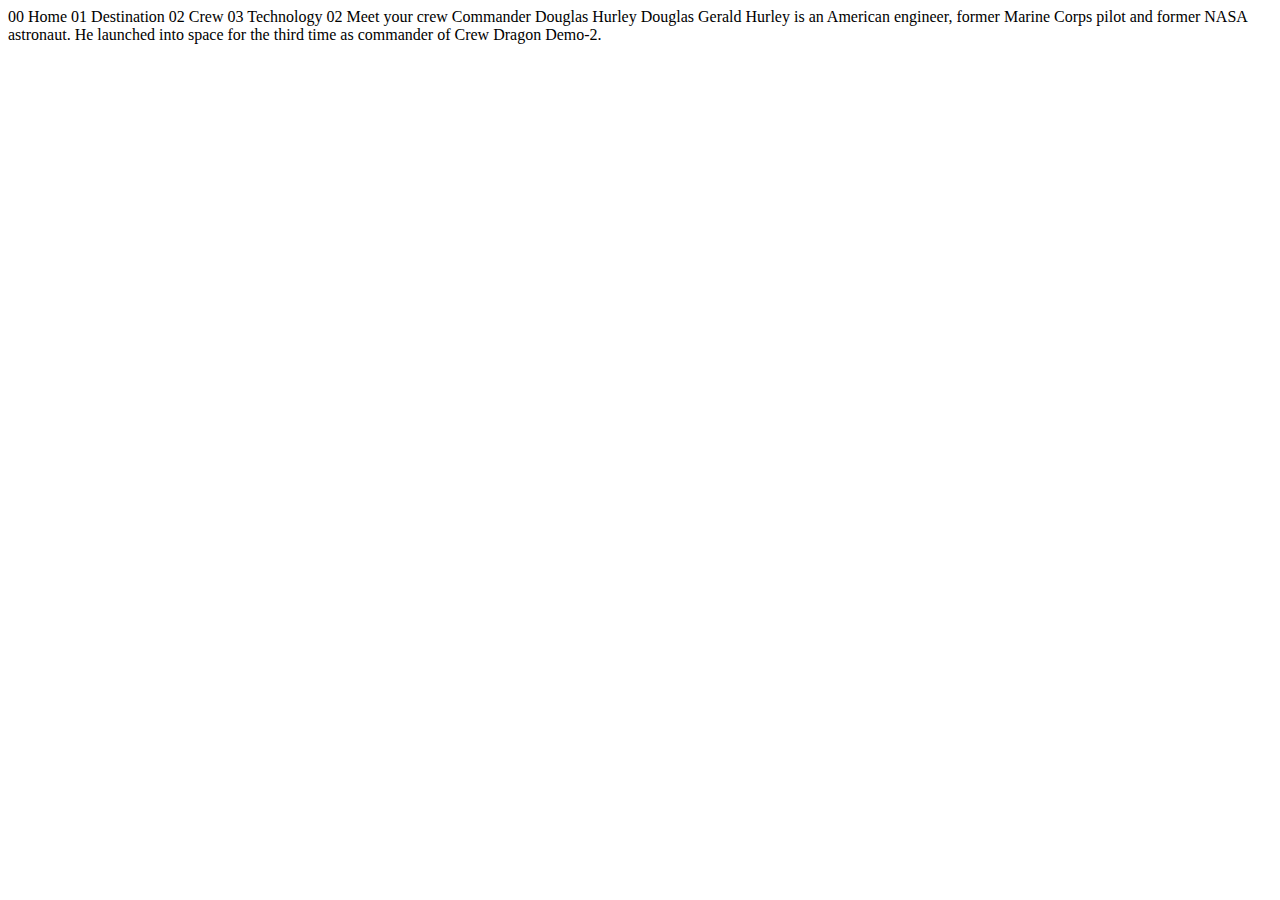
<file: space-tourism-website-main/starter-code/crew-commander.html>
<!DOCTYPE html>
<html lang="en">
<head>
  <meta charset="UTF-8">
  <meta name="viewport" content="width=device-width, initial-scale=1.0">

  <link rel="icon" type="image/png" sizes="32x32" href="./assets/favicon-32x32.png">
  
  <title>Frontend Mentor | Space tourism website</title>
</head>
<body>

  00 Home
  01 Destination
  02 Crew
  03 Technology

  02 Meet your crew

  Commander
  Douglas Hurley

  Douglas Gerald Hurley is an American engineer, former Marine Corps pilot 
  and former NASA astronaut. He launched into space for the third time as 
  commander of Crew Dragon Demo-2.
</body>
</html>
</file>
<file: base-apparel-coming-soon-master/styles.css>
@import url("https://fonts.googleapis.com/css2?family=Josefin+Sans:wght@300;400;600&display=swap");

* {
  box-sizing: border-box;
  padding: 0;
  margin: 0;
  font-family: "Josefin San", sans-serif;
  overflow: hidden;
  color: hsl(0, 36%, 70%);
  font-size: clamp(1rem, 2.5vw, 2rem);
  line-height: 1.75;
}

body {
  background: linear-gradient(135deg, hsl(0, 0%, 100%), hsl(0, 100%, 98%));
  background-repeat: no-repeat;
  width: 100vw;
  position: relative;
  overflow-y: auto;
}

h2 {
  font-size: clamp(2rem, 5vw, 4rem);
  text-transform: uppercase;
  font-weight: lighter;
  font-family: "Josefin San", sans-serif;
  line-height: 1.2;
  letter-spacing: 10px;
}

/* Selects the second li element in a list */
h2:nth-of-type(1) {
  font-weight: 300;
}

/* Selects the second li element in a list */
h2:nth-of-type(2) {
  color: hsl(0, 6%, 24%);
}

@media only screen and (min-width: 0em) {
  body {
    height: 100vh;
  }
  main {
    display: flex;
    flex-direction: column;
    text-align: center;
  }

  img {
    width: 100%;
  }

  .logo-div {
    display: flex;
    align-items: flex-start;
  }

  #logo {
    width: 45vw;
    padding: 30px;
    min-width: 175px;
  }

  #cover-img {
    width: 100%;
    object-fit: cover;
    max-height: 400px;
  }

  #content {
    display: flex;
    flex-direction: column;
    justify-content: center;
    padding: 50px 30px;
    gap: 20px;
  }

  form {
    display: flex;
    align-items: center;
    justify-content: center;
    width: 100%;
    position: relative;
    border-radius: 50px;
  }

  form input {
    width: 100%;
    border-radius: 50px;
    color: hsl(0, 36%, 90%);
    padding: 10px 20px;
    border-radius: inherit;
    width: 100%;
    border: 1px solid hsl(0, 36%, 70%);
    background-color: inherit;
  }

  form button {
    display: flex;
    height: 100%;
    border-radius: 30px;
    width: 60px;
    padding: 14px 22px;
    position: absolute;
    right: 0;
    border: none;
    background: linear-gradient(135deg, hsl(0, 80%, 86%), hsl(0, 74%, 74%));
    box-shadow: 5px 10px 70px -21px rgba(0, 0, 0, 0.75);
    -webkit-box-shadow: 5px 10px 70px -21px rgba(0, 0, 0, 0.75);
    -moz-box-shadow: 5px 10px 70px -21px rgba(0, 0, 0, 0.75);
  }

  form button img {
    height: 100%;
    width: 100%;
  }

  input[type="email"] {
    color: hsl(0, 6%, 24%);
    outline: none;
  }

  button:hover {
    cursor: pointer;
    background: linear-gradient(135deg, #f8dedd, #f2abac);
  }

  ::placeholder {
    /* Chrome, Firefox, Opera, Safari 10.1+ */
    color: hsl(0, 36%, 70%);
    opacity: 1; /* Firefox */
  }

  :-ms-input-placeholder {
    /* Internet Explorer 10-11 */
    color: hsl(0, 36%, 70%);
  }

  ::-ms-input-placeholder {
    /* Microsoft Edge */
    color: hsl(0, 36%, 70%);
  }

  footer {
    text-align: center;
    padding: 0px 30px;
  }
}

@media only screen and (min-width: 768px) {
  * {
    font-size: 16px;
  }

  h2 {
    font-size: clamp(2rem, 5vw, 4rem);
  }

  #logo {
    width: 20%;
  }

  main {
    height: 100vh;
    width: 100vw;
    padding: 3% 10%;
  }

  footer {
    position: absolute;
    left: 10%;
    width: 40%;
    bottom: 10%;
  }

  #cover-img {
    position: absolute;
    right: 0;
    width: 40%;
    height: 100%;
    bottom: 0;
    object-fit: cover;
    display: flex;
    justify-content: center;
    max-height: none;
  }

  #cover-img img {
    object-fit: cover;
  }

  #content {
    width: 45%;
    text-align: left;
    overflow-wrap: normal;
    gap: 5%;
    flex: 1;
  }
}
</file>
<file: blogr-landing-page-main/styles.css>
@import url('https://fonts.googleapis.com/css2?family=Overpass:wght@300;600&family=Ubuntu:wght@400;500;700&display=swap');

*{
    margin: 0;
    padding: 0;
    box-sizing: border-box;
    font-size: 16px;
    font-family: 'Overpass', sans-serif;
}

p{
    z-index: 10;
}

body{
    width: 100vw;
}

main{
    display: flex;
    flex-direction: column;
    align-items: center;
    justify-content: center;
    text-align: center;
    gap: 30px;
    padding-bottom: 100px;
    position: relative;
}


#logo{
    width: 90px;
}

#hamburger{
    width: 45px;
}

#cancel{
    width: 30px;
    display: none;
}

#dropdown{
    position: absolute;
    width: 80%;
    background-color: #fff;
    top: 150px;
    z-index: 10;
    display: none;
    flex-direction: column;
    gap:20px;
    padding: 30px;
    border-radius: 5px;
    z-index: 100;
    -webkit-box-shadow: rgba(0, 0, 0, 0.3) 0 1px 3px;
    -moz-box-shadow: rgba(0,0,0,0.3) 0 1px 3px;
    box-shadow: rgba(0, 0, 0, 0.3) 0 1px 3px;
    align-items: center;
    justify-content: center;
}

ul{
    display: flex;
    align-items: center;
    flex-direction: column;
}

ul *{
    list-style: none;
}

ul dl{
    color: hsl(208, 49%, 24%);
    font-family: 'Overpass', sans-serif;
    font-weight: 600;
    font-size: 20px;
    display: flex;
    align-items: center;
    gap: 5px;
    justify-content: center;
}

.rotated{
    transform: rotate(180deg);
}

.list li{
    color: hsl(209, 37%, 48%);
    font-family: 'Overpass', sans-serif;
    font-weight: 600;
}

#dropdown li:hover{
    background: linear-gradient( 90deg, hsl(13, 100%, 72%), hsl(353, 100%, 62%));
    -webkit-background-clip: text;
    background-clip: text;
    -webkit-text-fill-color: transparent;
    cursor: pointer;
}

.list{
    display: none;
    background-color: #efeff1;
    border-radius: 5px;
    margin: 10px;
    padding: 20px 70px;
    gap: 20px;
    width: 100%;
    flex-direction: column;
}

.expanded{
    display: flex;
}

.authenticate{
    display: flex;
    flex-direction: column;
    align-items: center;
    padding: 20px;
    gap: 20px;
    border-top: 1px solid #efeff1;
}

.login{
    background-image: none;
    background-color: #fff;
    color: hsl(208, 49%, 24%);
}

.sign-up{
    background: linear-gradient(45deg, hsl(13, 100%, 72%), hsl(353, 100%, 62%));
    color: white;
}

#hero{
    /* padding:200px 40px 150px 40px; */
    background : linear-gradient(hsl(13, 100%, 72%), hsl(353, 100%, 62%));
    border-bottom-left-radius: 125px;
    display: flex;
    flex-direction: column;
    position: relative;
    height: 600px;
    width: 100vw;
    justify-content: center;
    align-items: center;
    margin-bottom: 50px;
    color: white;
    overflow: hidden;
}

#background{
    width: 200%;
    position: absolute;
    height: 300%;
    left: -20px;
    top: -500px;
    object-fit: cover;
}
.hero-content{
    width: 80%;
    display: flex;
    flex-direction: column;
    gap: 20px;
    z-index: 5;
    overflow: hidden;
}

.hero-content h1{
    font-size: 32px;
}

nav{
    position: absolute;
    top: 0;
    width:80%;
    height: 100px;
    display: flex;
    justify-content: space-between;
    align-items: end;
}

#CTA{
    display: flex;
    gap: 10px;
    padding-top: 20px;
    justify-content: space-between;
}

button{
    border-radius: 20px;
    padding: 10px;
    width: 150px;
    border: none;
    font-weight: 600;
}

#Start, #Learn:hover{
    background-color: white;
    color: hsl(356, 100%, 66%);
}

#Learn, #Start:hover{
    color: white;
    border: 1px white solid;
    background-color: transparent;
}

.container{
    /* border: solid 1px red; */
}

.section{
    display: flex;
    flex-direction: column;
    gap: 35px;
    padding: 0px 20%;
    width: 100vw;
    align-items: center;
    overflow: hidden;
}

.section img{
    width: 180%;
}

.details{
    display: flex;
    flex-direction: column;
    /* border: 1px red solid; */
}

.heading{
    color: hsl(208, 49%, 24%);
    font-family: 'Overpass', sans-serif;
    font-weight: 600;
    font-size: 24px;
    width: 90%;
    align-self: center;
}

.dark{
    width: 100vw;
    padding: 0;
    margin-top: 250px;
    display: flex;
    color: white;
    background-color: #373854;
    height: 600px;
    justify-content: center;
    align-items: center;
    position: relative;
    overflow: visible;
    border-top-right-radius: 80px;
    border-bottom-left-radius: 80px;
}


#image-display{
    width: 100%;
    height: 100%;
    overflow: hidden;
    position: absolute;
    overflow: hidden;
    border-radius: inherit;
    align-self: center;
}

#illustration-phones{
    position: absolute;
    width: 110%;
    max-width: 350px;
    left: 0; 
    right: 0;
    top: -175px; 
    z-index: 10;
    margin-left: auto; 
    margin-right: auto;
}

#circles-pattern{
    position: relative;
    margin-left: auto; 
    margin-right: auto;
    width: 570px;
    top: -225px;
    right: 90px;
}

.dark .container{
    padding: 40px;
}

footer{
    background-color: hsl(240, 10%, 16%);
    display: flex;
    width: 100%;
    flex-direction: column;
    color: hsl(240, 2%, 79%);
    border-radius: 2px 2px 4px 2px;
    align-items: center;
    justify-content: center;
    padding-top: 75px;
    border-top-right-radius: 110px;
    position: relative;
}

footer img{
    padding-bottom: 50px;
}

.footer-section{
    display: flex;
    flex-direction: column;
    align-items: center;
    padding: 30px;
    gap: 5px;
}

.footer-section-heading{
    color: white;
    padding-bottom: 20px;
}

li:not(.footer-section-heading):hover{
    text-decoration: underline;
    color: white;
}


@media screen and (min-width: 600px) {
  body {
    background-color: lightgreen;
  }
  #hamburger{
    display: none;
  }
  .section{
    flex-direction: row;
    width: 100%;
    /* border: 2px red solid; */
    justify-content: space-evenly;
    padding: 0;
  }
  /* first child will be flipped */
  .first-section{
    flex-direction: row-reverse;
  }
  .container{
    align-items: flex-start;
    text-align: left;
    border: solid 1px grey;

  }
  .details{
    align-items: flex-start;
    flex-direction: column;
  }
  .dark {
    flex-direction: row;
    height: 350px;
  }
  .dark div{
    /* position: ; */
    border: 1px red solid;
    justify-self: flex-end;
  }
  #circles-pattern{
    width:850px;
    top: -400px;
    right: 260px;
  }
  #illustration-phones{
    left:-35%;
    top:-10%;
    /* width: 40%; */
    max-width: max-content;
  }

  footer{
    flex-direction: row;
    align-items: flex-start;
    position: relative;
    justify-content: space-around;
    padding: 100px;
  }
  .footer-section{
    align-items: flex-start;
    padding: 10px;
  }
}
</file>
<file: intro-section-with-dropdown-navigation-main/style.css>
@import url("https://fonts.googleapis.com/css2?family=Epilogue:wght@500;700&display=swap");
/*
  1. Use a more-intuitive box-sizing model.
*/
*,
*::before,
*::after {
  box-sizing: border-box;
}
/*
  2. Remove default margin
*/
* {
  margin: 0;
  padding: 0;
  font-family: "Epilogue", sans-serif;
}
/*
  Typographic tweaks!
  3. Add accessible line-height
  4. Improve text rendering
*/
body {
  line-height: 1.5;
  -webkit-font-smoothing: antialiased;
  background-color: var(--white);
  width: 100vw;
  min-height: 100vh;
  height: 100%;
  overflow: auto;
  display: flex;
  flex-direction: column;
  align-items: center;
  font-size: clamp(16px, 1vw, 4vw);
}
/*
  5. Improve media defaults
*/
img,
picture,
video,
canvas,
svg {
  display: block;
  max-width: 100%;
}
/*
  6. Remove built-in form typography styles
*/
input,
button,
textarea,
select {
  font: inherit;
}
/*
  7. Avoid text overflows
*/
p,
h1,
h2,
h3,
h4,
h5,
h6 {
  overflow-wrap: break-word;
  line-height: 1.2;
}

h1,
h2,
h3,
h4,
h5,
h6 {
  font-size: 2rem;
  color: var(--black);
}
/*
  8. Create a root stacking context
*/
#root,
#__next {
  isolation: isolate;
}

:root {
  --white: hsl(0, 0%, 98%);
  --gray: hsl(0, 0%, 41%);
  --black: hsl(0, 0%, 8%);
}

ul {
  list-style: none;
}

a {
  text-decoration: none;
  color: inherit;
}

.desktop {
  display: none;
}

header {
  display: flex;
  align-items: center;
  justify-content: space-between;
  width: 100%;
  max-width: min(100vw, 100rem);
}

header,
.section {
  padding: 20px;
}

.attribution {
  padding: 20px 10px;
  max-width: min(100vw, 90rem);
}

p,
nav {
  color: var(--gray);
}

/* Mobile Nav */
#nav-modal {
  position: fixed;
  width: 100%;
  height: 100%;
  left: 0;
  right: 0;
  top: 0;
  bottom: 0;
  overflow: auto; /* Enable scroll if needed */
  background-color: rgb(0, 0, 0); /* Fallback color */
  background-color: rgba(0, 0, 0, 0.4); /* Black w/ opacity */
  z-index: 999;
  display: none;
}

.nav {
  background-color: var(--white);
  position: absolute;
  top: 0;
  right: 0;
  padding: 20px;
  height: 100%;
  display: flex;
  flex-direction: column;
}

.align-self-end {
  align-self: flex-end;
}

.nav li {
  padding: 10px;
}

.nav li a,
nav li span {
  display: flex;
  align-items: center;
  gap: 10px;
}

nav button {
  background-color: inherit;
  color: var(--gray);
  text-align: center;
  width: 100%;
}

.register-button {
  border: 2px solid var(--gray);
}

nav li:hover,
nav button:hover {
  cursor: pointer;
  color: var(--black);
}

.dropdown {
  transition: 0.5s;
  height: 0;
}

.dropdown ul {
  padding: 15px;
}

button {
  padding: 12px 20px;
  border-radius: 15px;
  border: none;
}

.closed {
  transform: scaleY(0);
  transform-origin: top;
  height: 0;
  opacity: 0;
}

.expanded {
  height: fit-content;
  overflow: auto;
  transition: 0.5s;
  transform-origin: top;
  height: fit-content;
  opacity: 1;
}

.extended-icon {
  transform: rotate(-180deg);
  transition: 0.5s;
}

.closed-icon {
  transform: rotate(0deg);
  transition: 0.5s;
}
/* Mobile Nav */

.cta {
  background-color: var(--black);
  color: var(--white);
  border: 2px solid var(--black);
}

.cta:hover {
  background-color: var(--white);
  color: var(--black);
  cursor: pointer;
  border: 2px solid var(--black);
}

#hero {
  display: flex;
  flex-direction: column-reverse;
  max-width: min(100vw, 125rem);
}

.info {
  align-items: center;
  display: flex;
  flex-direction: column;
  gap: 15px;
  text-align: center;
}

.clients {
  display: flex;
  align-items: center;
  justify-content: space-between;
  padding: 20px 10px;
  width: 100%;
  flex-wrap: wrap;
}

.clients img {
  flex: 1;
  max-width: 100px;
}

@media screen and (min-width: 820px) {
  .mobile {
    display: none;
  }

  /* Unset mobile nav */
  /* Mobile Nav */
  #nav-modal {
    all: unset;
    width: 100%;
    display: flex;
  }

  .nav {
    all: unset;
    width: 100%;
  }
  /* Unset mobile nav */

  /* NAVBAR on Desktop */
  header {
    gap: 50px;
  }

  nav {
    flex: 1;
    display: flex;
    align-items: center;
    justify-content: space-between;
    width: 100%;
  }

  nav,
  nav div {
    display: flex;
    align-items: center;
  }

  nav ul,
  .nav {
    display: flex;
    gap: 45px;
    list-style: none;
    align-items: center;
  }

  nav ul li {
    position: relative;
  }

  nav ul li a {
    text-decoration: none;
    color: var(--gray);
    transition: all 0.3s;
    display: flex;
    align-items: center;
    gap: 10px;
    white-space: nowrap;
  }

  nav ul li a:hover {
    color: var(--black);
  }

  .dropdown {
    display: block;
    position: absolute;
    right: 0;
    top: 100%;
    border-radius: 8px;
    z-index: 999;
    background-color: var(--white);
    box-shadow: 0px 1px 12px -7px var(--black);
    -webkit-box-shadow: 0px 1px 12px -7px var(--black);
    -moz-box-shadow: 0px 1px 12px -7px var(--black);
    margin-top: 10px;
    overflow: hidden;
    transition: 0.5s;
    opacity: 0;
    height: 0;
  }

  .closed {
    transform: scaleY(0);
    transform-origin: top;
    height: 0;
    opacity: 0;
    transition: 0.5s;
    transform-origin: top;
  }

  .expanded {
    height: fit-content;
    overflow: auto;
    transition: 0.5s;
    transform-origin: top;
    height: fit-content;
    opacity: 1;
  }

  .dropdown ul {
    display: flex;
    flex-direction: column;
    gap: 1px;
    padding: 10px;
  }

  .dropdown .icons-included li a {
    min-width: 125px;
  }

  .dropdown ul li {
    padding: 10px;
    border-radius: 8px;
  }

  .dropdown ul li a {
    display: flex;
    gap: 15px;
  }

  .dropdown ul li:hover {
    background-color: var(--black);
    background-color: rgb(235, 235, 235);
    color: var(--black);
  }

  .dropdown ul li a img {
    width: 16px;
  }

  .buttons {
    display: flex;
  }

  /* NAVBAR on Desktop */
  .desktop {
    display: flex;
  }

  #hero {
    flex-direction: row;
    justify-content: space-between;
    padding: 1.5% 8%;
    gap: 20px;
  }

  h1 {
    font-size: clamp(1.9375rem, 5vw, 6rem);
  }

  .info {
    text-align: left;
    align-items: flex-start;
    justify-content: flex-end;
    padding: 5% 0;
    padding-bottom: 0;
    width: 50%;
    gap: clamp(2.25rem, 5vw, 4rem);
  }

  .info p {
    max-width: 75%;
  }

  .clients {
    padding: 0;
    flex-wrap: wrap;
    justify-content: flex-start;
    gap: 5%;
  }

  .clients img {
    width: clamp(10px, 8%, 75px);
  }

  .cover-img img {
    max-width: 500px;
    width: 100%;
  }

  footer {
    padding-bottom: 0;
  }
}
</file>
<file: nft-preview-card-component-main/styles.css>
@import url('https://fonts.googleapis.com/css2?family=Outfit:wght@300;400;600&display=swap');

*{
    padding: 0;
    margin: 0;
    color: #8ba6c7;
    font-family: 'Outfit', sans-serif;
}

body{
    background-color: hsl(217, 54%, 11%);
    display: flex;
    flex-direction: column;
    justify-content: center;
    align-items: center;
    width: 100vw;
    height: 100vh;
}

main{
    display: flex;
    flex-direction: column;
    margin: 20px;
    background-color: hsl(216, 50%, 16%);
    align-self: center;
    padding: 20px;
    width: 300px;
    border-radius: 8px;
    gap: 20px;
    -webkit-box-shadow: #0b182a 0 10px 20px;
    -moz-box-shadow: #0b182a 0 10px 20px;
    box-shadow: #0b182a 0 10px 20px;
}

h1,p{
    font-size: 18px;
}

#nft{
    width: 300px;
    border-radius: inherit;
    position: relative;
}

#nft img, #overlay{
    width: 100%;
    height: 100%;
}

#overlay{
    display: none;
    position: absolute;
    top: 0;
    bottom: 0;
    left: 0;
    right: 0;
    background-color: hsl(178, 60%, 50%);
    opacity: 0;
    transition: .5s ease;
    align-items: center;
    justify-content: center;
}

#overlay img{
    width: 55px;
    height: 55px;
}

h1{
    color: white;
}

#info{
    display: flex;
    justify-content: space-between;
}

#info img{
    height: 18px;
}

#value, #time{
    display: flex;
    gap: 7px;
    align-items: center;
    justify-content: center;
}

#value p{
    color: hsl(178, 100%, 50%);
}

#creator{
    border-top: 1px solid hsl(215, 32%, 27%);
    padding-top: 15px;
    display: flex;
    align-items: center;
    gap: 10px;
}

#creator img{
    height: 40px;
    border: 1px solid white;
    border-radius: 50%;
}

#name{
    color: #efefef;
}

/* hover */
#name:hover, h1:hover{
    color: hsl(178, 100%, 50%);
}

#nft:hover  #overlay{
    display: flex;
    opacity: .8;
}

@media screen and (max-width: 350px) {
  main {
    width: 90vw;
  }
  #main *{
    width:100%;
  }
  #nft{
    width: 100%;
  }
}
</file>
<file: pricing-component-with-toggle-master/style.css>
@import url("https://fonts.googleapis.com/css2?family=Montserrat:wght@700&display=swap");

:root {
  --primary: hsl(236, 72%, 79%) to hsl(237, 63%, 64%);
  --light-gray: hsl(234, 14%, 74%);
  --white: hsl(240, 78%, 98%);
  --horizontal: linear-gradient(
    0.25turn,
    hsl(236, 72%, 79%),
    hsl(237, 63%, 64%)
  );
  --dark-gray: hsl(232, 13%, 33%);
  --vertical: linear-gradient(hsl(236, 72%, 79%), hsl(237, 63%, 64%));
  --text-color: hsl(233, 13%, 49%);
}

* {
  box-sizing: border-box;
  margin: 0;
  padding: 0;

  font-size: 15px;
  font-weight: bold;
  font-family: "Montserrat", sans-serif;
}

main {
  display: flex;
  flex-direction: column;
  align-items: center;
  gap: 30px;
  padding: 20px;
  color: var(--text-color);
  justify-content: center;
  width: 100%;
}

ul {
  list-style: none;
}

/* toggle css */
.toggle-section {
  display: flex;
  align-items: center;
  gap: 10px;
  justify-content: center;
  color: var(--light-gray);
}

.switch {
  position: relative;
  display: inline-block;
  width: 60px;
  height: 34px;
}

.switch input {
  opacity: 0;
  width: 0;
  height: 0;
}

.slider {
  position: absolute;
  cursor: pointer;
  top: 0;
  left: 0;
  right: 0;
  bottom: 0;
  background: var(--horizontal);
  -webkit-transition: 0.4s;
  transition: 0.4s;
}

.slider:before {
  position: absolute;
  content: "";
  height: 26px;
  width: 26px;
  left: 4px;
  bottom: 4px;
  background: white;
  -webkit-transition: 0.4s;
  transition: 0.4s;
}

input:checked + .slider {
  background: var(--horizontal);
}

input:focus + .slider {
  box-shadow: 0 0 1px var(--primary);
}

input:checked + .slider:before {
  -webkit-transform: translateX(26px);
  -ms-transform: translateX(26px);
  transform: translateX(26px);
}

/* Rounded sliders */
.slider.round {
  border-radius: 34px;
}

.slider.round:before {
  border-radius: 50%;
}

/* toggle css */

.cards {
  width: 100%;
  display: flex;
  flex-direction: column;
  gap: 20px;
  min-width: 70vw;
}

.card {
  width: 100%;
  border-radius: 12px;
  overflow: hidden;
  display: flex;
  flex-direction: column;
  justify-content: center;
  padding: 35px;
  text-align: center;
  align-items: center;
  gap: 30px;
  border: 1px solid hsl(236, 81%, 96%);
  -webkit-box-shadow: 0px 0px 40px -20px hsl(236, 72%, 79%);
  -moz-box-shadow: 0px 0px 40px -20px hsl(236, 72%, 79%);
  box-shadow: 0px 0px 40px -20px hsl(236, 72%, 79%);
  flex-wrap: wrap;
  flex: 1;
}

.card * {
  width: 100%;
  gap: 20px;
}

.card-heading {
  align-items: center;
  text-align: center;
  display: flex;
  flex-direction: column;
}

.features {
  display: flex;
  flex-direction: column;
  align-items: center;
  width: 100%;
  justify-content: center;
  text-align: center;
  gap: 0;
}

.features li {
  width: 100%;
  padding: 20px;
  border-top: 1px solid var(--light-gray);
}

.features :nth-last-child(1) {
  border-bottom: 1px solid var(--light-gray);
}

button {
  padding: 10px;
  border-radius: 5px;
  border: none;
  background: var(--horizontal);
  color: var(--white);
  text-transform: uppercase;
  border: 1px solid transparent;
}

button:hover {
  background: inherit;
  color: hsl(237, 63%, 64%);
  border: 1px solid var(--dark-gray);
  cursor: pointer;
}

.price {
  color: inherit;
  font-size: 2.5em;
}

.hidden{
  display: none;
  transition: 1s;
  transform-origin: left;
}

.preferred {
  background: linear-gradient(hsl(236, 72%, 79%), hsl(237, 63%, 64%));
  color: var(--white);
  padding-top: 60px;
  padding-bottom: 60px;
}

.preferred button {
  background: unset;
  background-color: var(--white);
  color: hsl(237, 63%, 64%);
}

.preferred button:hover {
  color: inherit;
  background-color: inherit;
  border: 1px solid var(--white);
}

@media screen and (min-width: 900px) {
  main {
    padding: 1% 20%;
  }
  .cards {
    flex-direction: row;
    gap: 0px;
    align-items: center;
    max-width: 1200px;
  }
  .card:first-child {
    border-bottom-right-radius: 0;
    border-top-right-radius: 0;
  }
  .card:last-child {
    border-bottom-left-radius: 0;
    border-top-left-radius: 0;
  }
}
</file>
<file: product-preview-card-component-main/styles.css>
*{
    margin: 0;
    padding: 0;
    /* border: solid red 2px; */
}

body{
    align-items: center;
    justify-content: center;
    background-color: #f3eae3;
    font-family: 'Fraunces', serif;
    font-family: 'Montserrat', sans-serif;
}
h1{
    color: #202529;
    font-family: 'Fraunces', serif;
    line-height: .9;
}
h3{
    color: #77767b;
    font-weight: 200;
    letter-spacing: .2em;
    text-transform: capitalize;
    font-size:medium;
}
p{
    color: #8e8f91;
    line-height: 1.5;
    font-size: 14px;
}
button{
    background-color: #408068;
    color: #ffffff;
    width:100%;
    display: flex;
    padding: 5%;
    align-items: center;
    justify-content: center;
    gap: 4%;
    align-self: center;
    border: none;
    border-radius: 4px;
    font-family: 'Montserrat', sans-serif;
}

button:hover{
    background-color: #204434;
}

#main{
    display: flex;
    flex-direction: column;
    min-width: 0;
    justify-content: center;
    width:80vw;
    border-radius: 10px;
    max-height: 500px;
    align-items: center;
    overflow: hidden;
    max-width: 600px;
    margin: 2;
    top: 50%;
    left: 50%;
    transform: translate(-50%, -50%);
    position: absolute;
}

#img-div{
    flex:1.3;
    width: 100%;
    overflow: hidden;
    background-image: url("./images/image-product-mobile.jpg");
    background-position: center;
    background-size: cover;
}

#label-container{
    flex:2.2;
    width:100%;
    display:flex;
    background-color: #ffffff;
    /* max-height: 500px; */
}

#label{
    width:100%;
    margin:20px;
    align-items: start;
    display: flex;
    flex-direction: column;
    gap:20px;
}

.pricing{
    display: flex;
    align-items: center;
    gap:16%;
}
.pricing h2{
    font-family: 'Fraunces', serif;
    color:#408068;
}
.pricing p{
    color: #6e7375;
    text-decoration: line-through;
}

@media screen and (max-width:300px){
    #main{
        height:80vh;
    }
    #label-container{
        flex:3.0;
    }
    .pricing{
        flex-direction: column;
        align-items:flex-start;
    }
}

@media screen and (min-width:300px){
    #main{
        height:80vh;
    }
    #label-container{
        flex:3;
    }
    #label{
        justify-content: space-between;
    }
}

@media screen and (max-height:600px){
    #main{
        height:92vh;
    }
    #label-container{
        flex:1.7;
    }
}

@media screen and (min-height:600px) and (min-width: 600px){
    #main{
        flex-direction: row;
        height:65vh;
    }
    #img-div{
        height:100%;
        flex:1;
        background-image: url("./images/image-product-desktop.jpg");
    }
    #label-container{
        height: 100%;
        margin: 0;
        flex:1;
    }
    #label{
        justify-content: space-between;
        gap:3%;
    }
}
</file>
<file: qr-code-component-main/styles.css>
@import url('https://fonts.googleapis.com/css2?family=Outfit:wght@400;700&display=swap');

*{
    padding: 0;
    margin: 0;
    font-family: 'Outfit', sans-serif;

}

body{
    background-color: hsl(212, 45%, 89%);
    display: flex;
    align-items: center;
    justify-content: center;
    flex-direction: column;
    height: 100vh;
    width: 100vw;
    gap: 30px;
}

main{
    align-self: center;
    justify-self: center;
    background-color: white;
    width: 70%;
    padding: 15px;
    border-radius: 10px;
    max-width: 300px;
    box-shadow: -1px 16px 30px 0px hsl(220, 15%, 55%);
    -webkit-box-shadow: -1px 16px 30px 0px hsl(220, 15%, 55%);
    -moz-box-shadow: -1px 16px 30px 0px hsl(220, 15%, 55%);
}

main img{
    width: 100%;
    border-radius: inherit;
}

.content{
    padding: 20px;
    text-align: center;
    display: flex;
    flex-direction: column;
    gap: 20px;
}

h1{
    font-weight: 700;
    color: hsl(218, 44%, 22%);
    font-size: 20px;
}

p{
    font-weight: 400;
    font-size: 15px;
    color: hsl(220, 15%, 55%);
}
</file>
<file: results-summary-component-main/styles.css>
@import url('https://fonts.googleapis.com/css2?family=Hanken+Grotesk:wght@500;700;800&display=swap');

*{
    padding: 0;
    margin: 0;
    box-sizing: border-box;
    font-family: 'Hanken Grotesk', sans-serif;
}

body{
    display: flex;
    width: 100vw;
    height: 100vh;
    align-items: center;
    justify-content: center;
    flex-direction: column;
    gap: 50px;
}

main{
    display: grid;
    grid-template-columns: repeat(2, 1fr);
    background-color: white;
    border-radius:15px;
    box-shadow: 11px 11px 44px -14px hsl(222, 78%, 82%);
}

p{
    font-size: 18px;
}

#result,#summary{
    display: flex;
    flex-direction: column;
    justify-content: space-between;
    width: 350px;
    padding: 35px;
    border-radius:inherit;
}

#result{
    gap:25px;
    align-items: center;
    text-align: center;
    background: linear-gradient(hsl(252, 100%, 67%), hsl(241, 81%, 54%));
    color: hsl(241, 100%, 89%);
}

#result div{
    border-radius: 50%;
    background: linear-gradient(hsla(256, 72%, 46%, 1), hsla(241, 72%, 46%, 0));
    padding: 50px;
    display: flex;
    align-items: center;
    justify-content: center;
    flex-direction: column;
    width: 175px;
}

#result h2, #result h3{
    color: white;
}

#result h2{
    font-size: 40px;
}

#result h3{
    font-size: 30px;
}

#summary{
    color: hsl(224, 30%, 27%);
    display: flex;
    flex-direction: column;
    gap: 25px;
}

#summary button{
    background-color: hsl(224, 30%, 27%);
    color: white;
    border-radius: 25px;
    padding: 15px;
    border: none;
}

#summary button:hover{
    background: linear-gradient(hsl(252, 100%, 67%), hsl(241, 81%, 54%));
}

#data{
    display: flex;
    flex-direction: column;
    gap: 20px;
}

#Reaction, #Memory, #Verbal, #Visual{
    display: flex;
    justify-content: space-between;
    border-radius: 10px;
    padding: 10px;
}

.symbol, .score{
    display: flex;
    gap: 10px;
    align-items: center;
    justify-content: center;
}

.score div{
    font-size: 20px;
    display: flex;
    align-items: center;
    justify-content: center;
}

.score p{
    color:hsl(231, 3%, 59%);
}

#Reaction{
    background-color: hsl(0, 100%, 98%);
}

#Reaction .symbol{
    color: hsl(0, 100%, 67%);
}

#Memory{
    background-color: hsl(39, 100%, 98%);
}

#Memory .symbol{
    color: hsl(39, 100%, 56%);
}

#Verbal{
    background-color: hsl(166, 100%, 98%);
}

#Verbal .symbol{
    color: hsl(166, 100%, 37%);
}

#Visual{
    background-color: hsl(234, 85%, 98%);
}

#Visual .symbol{
    color: hsl(234, 85%, 45%);
}

.attribution{
    padding: 20px;
}

@media only screen and (max-width: 600px) {
  main {
    display: flex;
    flex-direction: column;
    width: 100%;
  }
  #result, #summary{
    width: 100vw;
  }
  #result{
    padding-top: 300px;
  }
}
</file>
<file: testimonials-grid-section-main/styles.css>
@import url('https://fonts.googleapis.com/css2?family=Barlow+Semi+Condensed:wght@500;600&display=swap');

:root{
    --dark-blackish-blue: hsl(219, 29%, 14%);
    --dark-grayish-blue: hsl(217, 19%, 35%);
    --light-gray: hsl(0, 0%, 81%);
    --light-grayish-blue: hsl(210, 46%, 95%);
    --moderate-violet: hsl(263, 55%, 52%);
    --white: hsl(0, 0%, 100%);
}

*{
    padding: 0;
    margin: 0;
    box-sizing: border-box;
    font-family: 'Barlow Semi Condensed', sans-serif;
}

body{
    background-color: var(--light-grayish-blue);
}

p{
    font-size: 13px;
}

main{
    display: grid;
    grid-template-areas: 
    'first'
    'second'
    'third'
    'fourth'
    'fifth'
    ;
    gap:20px;
    padding:100px 20px;
}

.testimonial{
    padding: 20px;
    border-radius: 10px;
    gap: 20px;
    display: grid;
    position: relative;
    -webkit-box-shadow: 0px 20px 45px -51px rgba(0,0,0,0.75);
    -moz-box-shadow: 0px 20px 45px -51px rgba(0,0,0,0.75);
    box-shadow: 0px 20px 45px -51px rgba(0,0,0,0.75);
}

.attestant{
    display: grid;
    grid-template-columns: 70px auto;
    height: 50px;
}

.headshot{
    border-radius: 50%;
    align-self: center;
    justify-self: flex-start;
}

.attestant-info{
    height: 100%;
    padding: 5px 0px;
    display: flex;
    flex-direction: column;
    justify-content: center;
}

.name{
    font-size: 15px;
}

.verified{
    opacity: .5;
}

.quote-heading{
    font-weight:600;
    font-size: 20px;
    z-index: 10;
}

.quote{
    opacity: .7;
}

.testimonial:nth-of-type(1){
    color: white;
    background-color: var(--moderate-violet);
    grid-area: first;
}

.testimonial:nth-of-type(2){
    color: white;
    background-color: var(--dark-grayish-blue);
    grid-area: second;
}

.testimonial:nth-of-type(3){
    color: var(--dark-grayish-blue);
    background-color: white;
    grid-area: third;
}

.testimonial:nth-of-type(4){
    color: white;
    background-color: var(--dark-blackish-blue);
    grid-area: fourth;
}

.testimonial:nth-of-type(5){
    color: var(--dark-grayish-blue);
    background-color: white;
    grid-area: fifth;
}

@media screen and (min-width: 1350px) {
    main{
        grid-template-areas: 
        'first first     second fifth'
        'third fourth    fourth fifth'
        ; 
        padding: 200px;
    }
    .testimonial{
        padding: 30px;
        grid-template-rows: 60px 80px auto;
    }
    .quote-heading{
        line-clamp: 3;
    }
}
</file>
